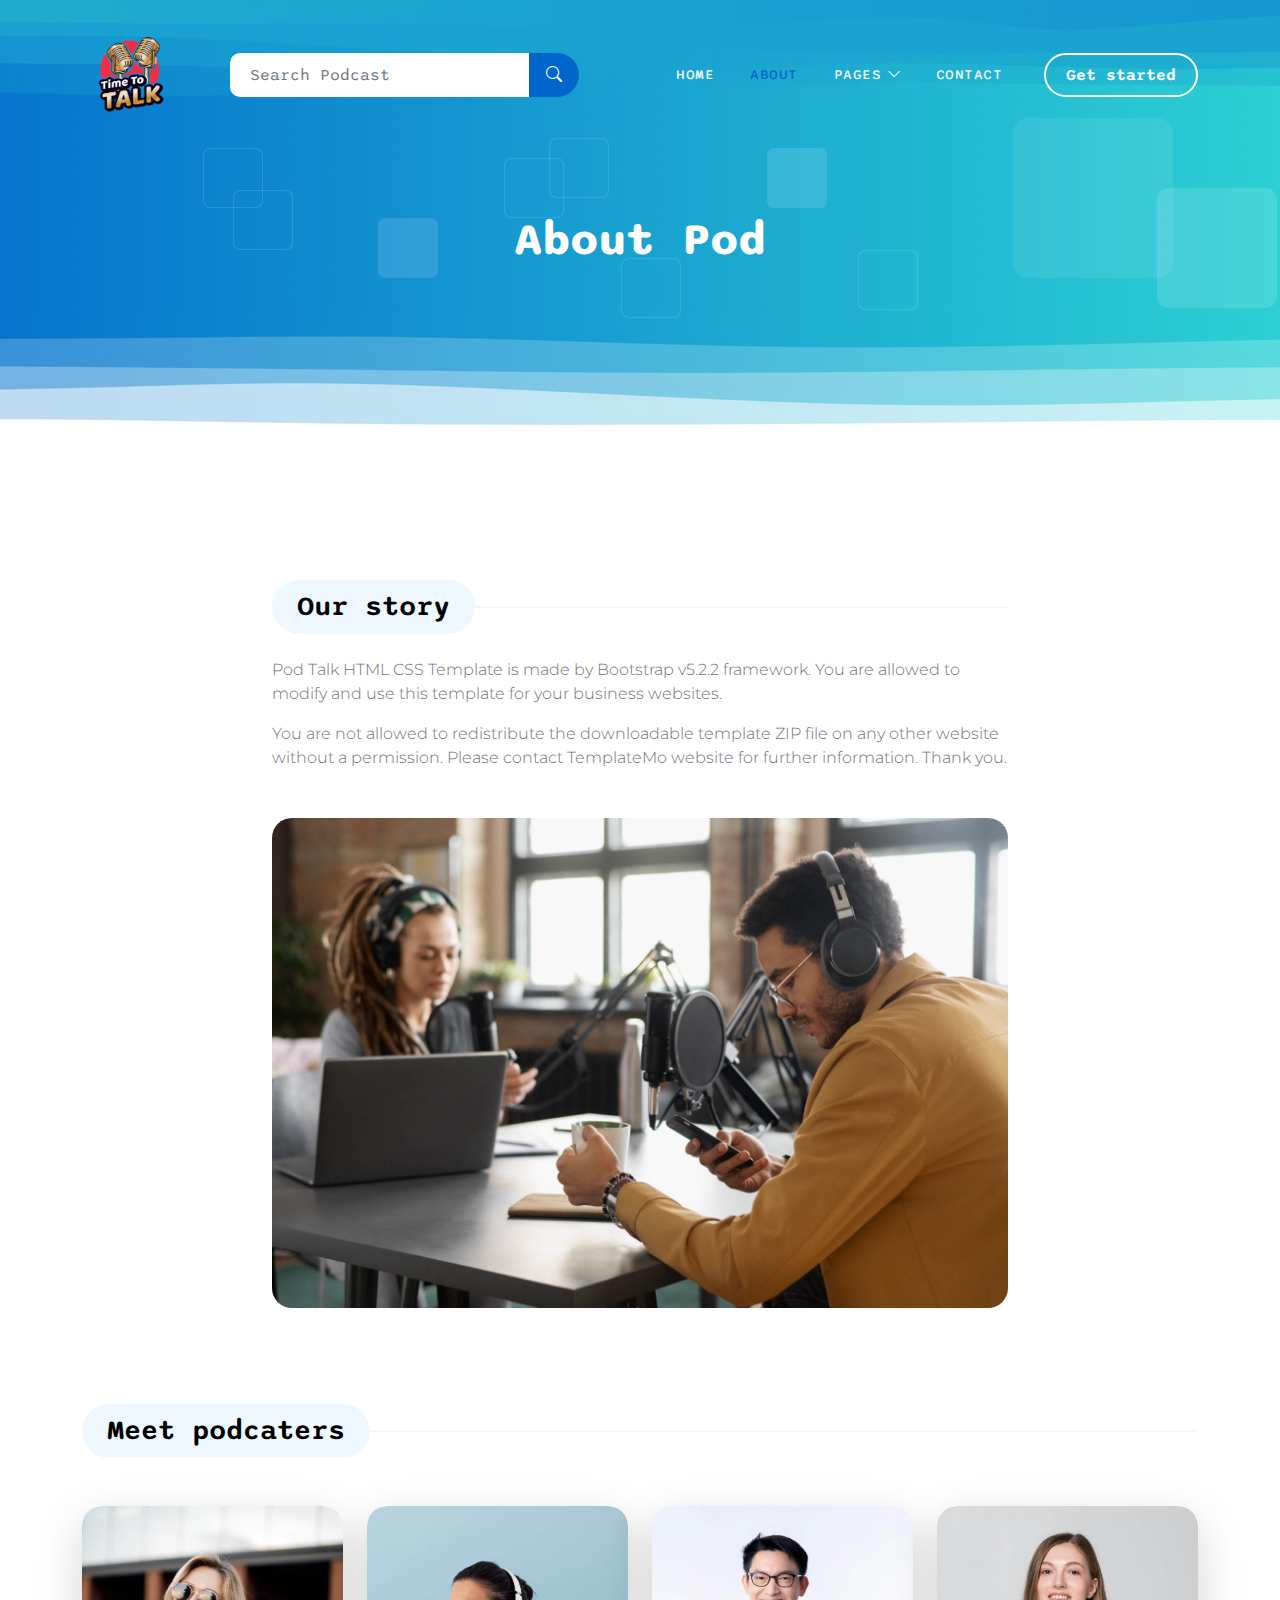
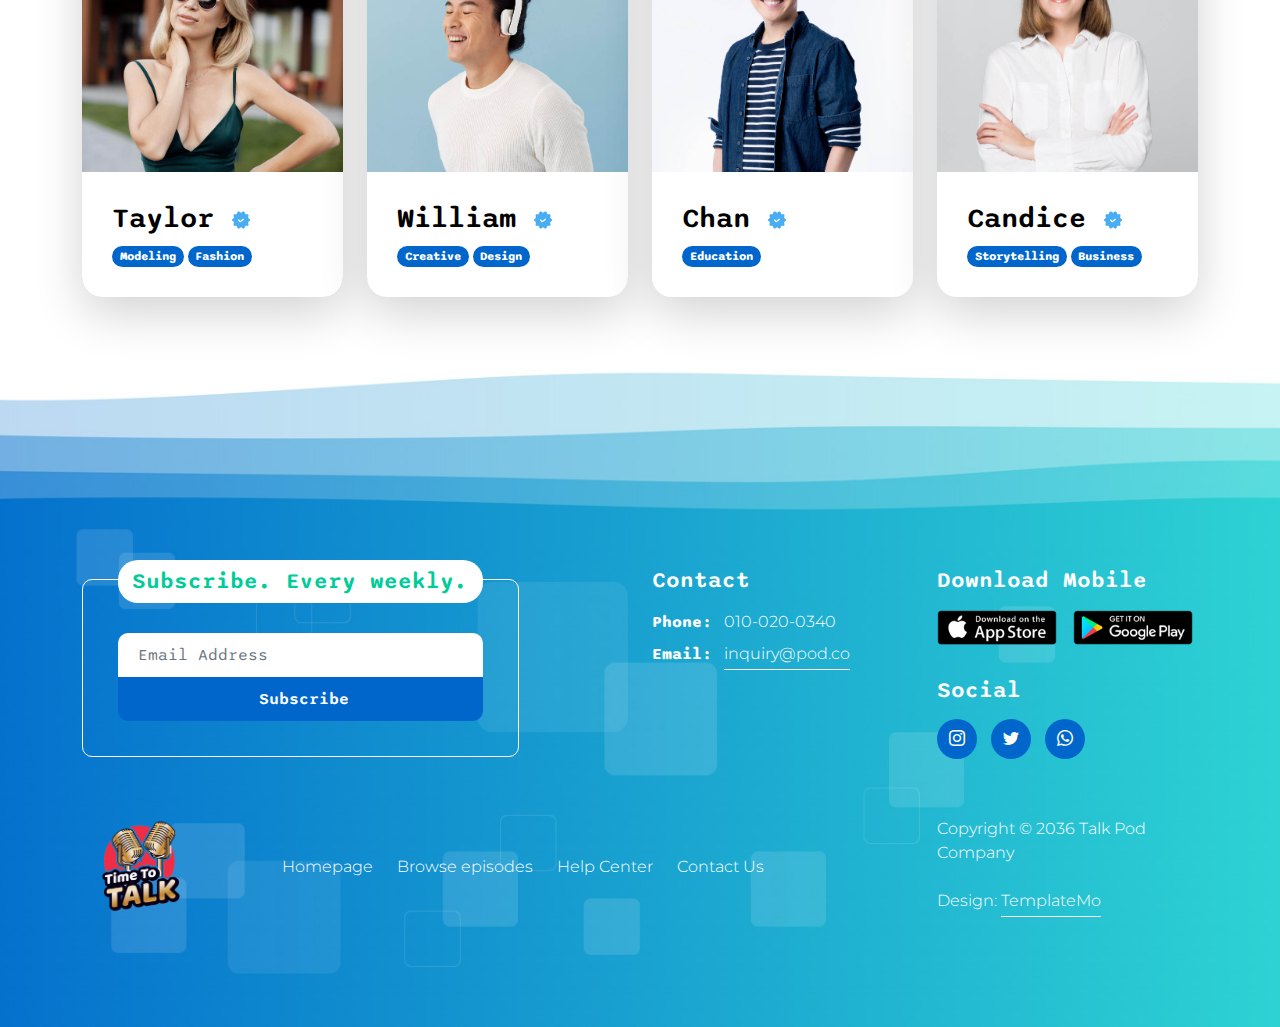
<file: about.html>
<!doctype html>
<html lang="en">
    <head>
        <meta charset="utf-8">
        <meta name="viewport" content="width=device-width, initial-scale=1">

        <meta name="description" content="">
        <meta name="author" content="">

        <title>Pod Talk - About Page</title>

        <!-- CSS FILES -->        
        <link rel="preconnect" href="https://fonts.googleapis.com">
        
        <link rel="preconnect" href="https://fonts.gstatic.com" crossorigin>

        <link href="https://fonts.googleapis.com/css2?family=Montserrat:wght@300;400&family=Sono:wght@200;300;400;500;700&display=swap" rel="stylesheet">
                        
        <link rel="stylesheet" href="css/bootstrap.min.css">

        <link rel="stylesheet" href="css/bootstrap-icons.css">

        <link rel="stylesheet" href="css/owl.carousel.min.css">
        
        <link rel="stylesheet" href="css/owl.theme.default.min.css">

        <link href="css/templatemo-pod-talk.css" rel="stylesheet">
<!--

TemplateMo 584 Pod Talk

https://templatemo.com/tm-584-pod-talk

-->
    </head>
    
    <body>

        <main>

            <nav class="navbar navbar-expand-lg">
                <div class="container">
                    <a class="navbar-brand me-lg-5 me-0" href="index.html">
                        <img src="images/pod-talk-logo.png" class="logo-image img-fluid" alt="templatemo pod talk">
                    </a>

                    <form action="#" method="get" class="custom-form search-form flex-fill me-3" role="search">
                        <div class="input-group input-group-lg">    
                            <input name="search" type="search" class="form-control" id="search" placeholder="Search Podcast" aria-label="Search">

                            <button type="submit" class="form-control" id="submit">
                                <i class="bi-search"></i>
                            </button>
                        </div>
                    </form>
    
                    <button class="navbar-toggler" type="button" data-bs-toggle="collapse" data-bs-target="#navbarNav" aria-controls="navbarNav" aria-expanded="false" aria-label="Toggle navigation">
                        <span class="navbar-toggler-icon"></span>
                    </button>
    
                    <div class="collapse navbar-collapse" id="navbarNav">
                        <ul class="navbar-nav ms-lg-auto">
                            <li class="nav-item">
                                <a class="nav-link" href="index.html">Home</a>
                            </li>

                            <li class="nav-item">
                                <a class="nav-link active" href="about.html">About</a>
                            </li>

                            <li class="nav-item dropdown">
                                <a class="nav-link dropdown-toggle" href="#" id="navbarLightDropdownMenuLink" role="button" data-bs-toggle="dropdown" aria-expanded="false">Pages</a>

                                <ul class="dropdown-menu dropdown-menu-light" aria-labelledby="navbarLightDropdownMenuLink">
                                    <li><a class="dropdown-item" href="listing-page.html">Listing Page</a></li>

                                    <li><a class="dropdown-item" href="detail-page.html">Detail Page</a></li>
                                </ul>
                            </li>
    
                            <li class="nav-item">
                                <a class="nav-link" href="contact.html">Contact</a>
                            </li>
                        </ul>

                        <div class="ms-4">
                            <a href="#section_2" class="btn custom-btn custom-border-btn smoothscroll">Get started</a>
                        </div>
                    </div>
                </div>
            </nav>


            <header class="site-header d-flex flex-column justify-content-center align-items-center">
                <div class="container">
                    <div class="row">

                        <div class="col-lg-12 col-12 text-center">

                            <h2 class="mb-0">About Pod</h2>
                        </div>

                    </div>
                </div>
            </header>
            

            <section class="about-section section-padding" id="section_2">
                <div class="container">
                    <div class="row">

                        <div class="col-lg-8 col-12 mx-auto">
                            <div class="pb-5 mb-5">
                                <div class="section-title-wrap mb-4">
                                    <h4 class="section-title">Our story</h4>
                                </div>

                                <p>Pod Talk HTML CSS Template is made by Bootstrap v5.2.2 framework. You are allowed to modify and use this template for your business websites.</p>

                                <p>You are not allowed to redistribute the downloadable template ZIP file on any other website without a permission. Please contact TemplateMo website for further information. Thank you.</p>

                                <img src="images/medium-shot-young-people-recording-podcast.jpg" class="about-image mt-5 img-fluid" alt="">
                            </div>
                        </div>

                        <div class="col-lg-12 col-12">
                            <div class="section-title-wrap mb-5">
                                <h4 class="section-title">Meet podcaters</h4>
                            </div>
                        </div>
                        
                        <div class="col-lg-3 col-md-6 col-12 mb-4 mb-lg-0">
                            <div class="team-thumb bg-white shadow-lg">
                                <img src="images/profile/cute-smiling-woman-outdoor-portrait.jpg" class="about-image img-fluid" alt="">

                                <div class="team-info">
                                    <h4 class="mb-2">
                                        Taylor
                                        <img src="images/verified.png" class="verified-image img-fluid" alt="">
                                    </h4>

                                    <span class="badge">Modeling</span>

                                    <span class="badge">Fashion</span>
                                </div>

                                <div class="social-share">
                                        <ul class="social-icon">
                                            <li class="social-icon-item">
                                                <a href="#" class="social-icon-link bi-twitter"></a>
                                            </li>

                                            <li class="social-icon-item">
                                                <a href="#" class="social-icon-link bi-facebook"></a>
                                            </li>

                                            <li class="social-icon-item">
                                                <a href="#" class="social-icon-link bi-pinterest"></a>
                                            </li>
                                        </ul>
                                    </div>
                            </div>
                        </div>

                        <div class="col-lg-3 col-md-6 col-12 mb-4 mb-lg-0">
                            <div class="team-thumb bg-white shadow-lg">
                                <img src="images/profile/handsome-asian-man-listening-music-through-headphones.jpg" class="about-image img-fluid" alt="">

                                <div class="team-info">
                                    <h4 class="mb-2">
                                        William
                                        <img src="images/verified.png" class="verified-image img-fluid" alt="">
                                    </h4>

                                    <span class="badge">Creative</span>

                                    <span class="badge">Design</span>
                                </div>

                                <div class="social-share">
                                    <ul class="social-icon">
                                        <li class="social-icon-item">
                                            <a href="#" class="social-icon-link bi-twitter"></a>
                                        </li>

                                        <li class="social-icon-item">
                                            <a href="#" class="social-icon-link bi-facebook"></a>
                                        </li>

                                        <li class="social-icon-item">
                                            <a href="#" class="social-icon-link bi-pinterest"></a>
                                        </li>
                                    </ul>
                                </div>
                            </div>
                        </div>

                        <div class="col-lg-3 col-md-6 col-12 mb-4 mb-lg-0 mb-md-0">
                            <div class="team-thumb bg-white shadow-lg">
                                <img src="images/profile/smart-attractive-asian-glasses-male-standing-smile-with-freshness-joyful-casual-blue-shirt-portrait-white-background.jpg" class="about-image img-fluid" alt="">

                                <div class="team-info">
                                    <h4 class="mb-2">
                                        Chan
                                        <img src="images/verified.png" class="verified-image img-fluid" alt="">
                                    </h4>

                                    <span class="badge">Education</span>
                                </div>

                                <div class="social-share">
                                        <ul class="social-icon">
                                            <li class="social-icon-item">
                                                <a href="#" class="social-icon-link bi-linkedin"></a>
                                            </li>

                                            <li class="social-icon-item">
                                                <a href="#" class="social-icon-link bi-whatsapp"></a>
                                            </li>
                                        </ul>
                                    </div>
                            </div>
                        </div>

                        <div class="col-lg-3 col-md-6 col-12">
                            <div class="team-thumb bg-white shadow-lg">
                                <img src="images/profile/smiling-business-woman-with-folded-hands-against-white-wall-toothy-smile-crossed-arms.jpg" class="about-image img-fluid" alt="">

                                <div class="team-info">
                                    <h4 class="mb-2">
                                        Candice
                                        <img src="images/verified.png" class="verified-image img-fluid" alt="">
                                    </h4>

                                    <span class="badge">Storytelling</span>

                                    <span class="badge">Business</span>
                                </div>

                                <div class="social-share">
                                    <ul class="social-icon">
                                        <li class="social-icon-item">
                                            <a href="#" class="social-icon-link bi-twitter"></a>
                                        </li>

                                        <li class="social-icon-item">
                                            <a href="#" class="social-icon-link bi-facebook"></a>
                                        </li>
                                    </ul>
                                </div>
                            </div>
                        </div>

                    </div>
                </div>
            </section>
        </main>


        <footer class="site-footer">
            <div class="container">
                <div class="row">

                    <div class="col-lg-6 col-12 mb-5 mb-lg-0">
                        <div class="subscribe-form-wrap">
                            <h6>Subscribe. Every weekly.</h6>

                            <form class="custom-form subscribe-form" action="#" method="get" role="form">
                                <input type="email" name="subscribe-email" id="subscribe-email" pattern="[^ @]*@[^ @]*" class="form-control" placeholder="Email Address" required="">

                                <div class="col-lg-12 col-12">
                                    <button type="submit" class="form-control" id="submit">Subscribe</button>
                                </div>
                            </form>
                        </div>
                    </div>

                    <div class="col-lg-3 col-md-6 col-12 mb-4 mb-md-0 mb-lg-0">
                        <h6 class="site-footer-title mb-3">Contact</h6>

                        <p class="mb-2"><strong class="d-inline me-2">Phone:</strong> 010-020-0340</p>

                        <p>
                            <strong class="d-inline me-2">Email:</strong>
                            <a href="#">inquiry@pod.co</a> 
                        </p>
                    </div>

                    <div class="col-lg-3 col-md-6 col-12">
                        <h6 class="site-footer-title mb-3">Download Mobile</h6>

                        <div class="site-footer-thumb mb-4 pb-2">
                            <div class="d-flex flex-wrap">
                                <a href="#">
                                    <img src="images/app-store.png" class="me-3 mb-2 mb-lg-0 img-fluid" alt="">
                                </a>

                                <a href="#">
                                    <img src="images/play-store.png" class="img-fluid" alt="">
                                </a>
                            </div>
                        </div>

                        <h6 class="site-footer-title mb-3">Social</h6>

                        <ul class="social-icon">
                            <li class="social-icon-item">
                                <a href="#" class="social-icon-link bi-instagram"></a>
                            </li>

                            <li class="social-icon-item">
                                <a href="#" class="social-icon-link bi-twitter"></a>
                            </li>

                            <li class="social-icon-item">
                                <a href="#" class="social-icon-link bi-whatsapp"></a>
                            </li>
                        </ul>
                    </div>

                </div>
            </div>

            <div class="container pt-5">
                <div class="row align-items-center">

                    <div class="col-lg-2 col-md-3 col-12">
                        <a class="navbar-brand" href="index.html">
                            <img src="images/pod-talk-logo.png" class="logo-image img-fluid" alt="templatemo pod talk">
                        </a>
                    </div>

                    <div class="col-lg-7 col-md-9 col-12">
                        <ul class="site-footer-links">
                            <li class="site-footer-link-item">
                                <a href="#" class="site-footer-link">Homepage</a>
                            </li>

                            <li class="site-footer-link-item">
                                <a href="#" class="site-footer-link">Browse episodes</a>
                            </li>

                            <li class="site-footer-link-item">
                                <a href="#" class="site-footer-link">Help Center</a>
                            </li>

                            <li class="site-footer-link-item">
                                <a href="#" class="site-footer-link">Contact Us</a>
                            </li>
                        </ul>
                    </div>

                    <div class="col-lg-3 col-12">
                        <p class="copyright-text mb-0">Copyright © 2036 Talk Pod Company
                        <br><br>
                        Design: <a rel="nofollow" href="https://templatemo.com/page/1" target="_parent">TemplateMo</a></p>
                    </div>
                </div>
            </div>
        </footer>


        <!-- JAVASCRIPT FILES -->
        <script src="js/jquery.min.js"></script>
        <script src="js/bootstrap.bundle.min.js"></script>
        <script src="js/owl.carousel.min.js"></script>
        <script src="js/custom.js"></script>

    </body>
</html>
</file>
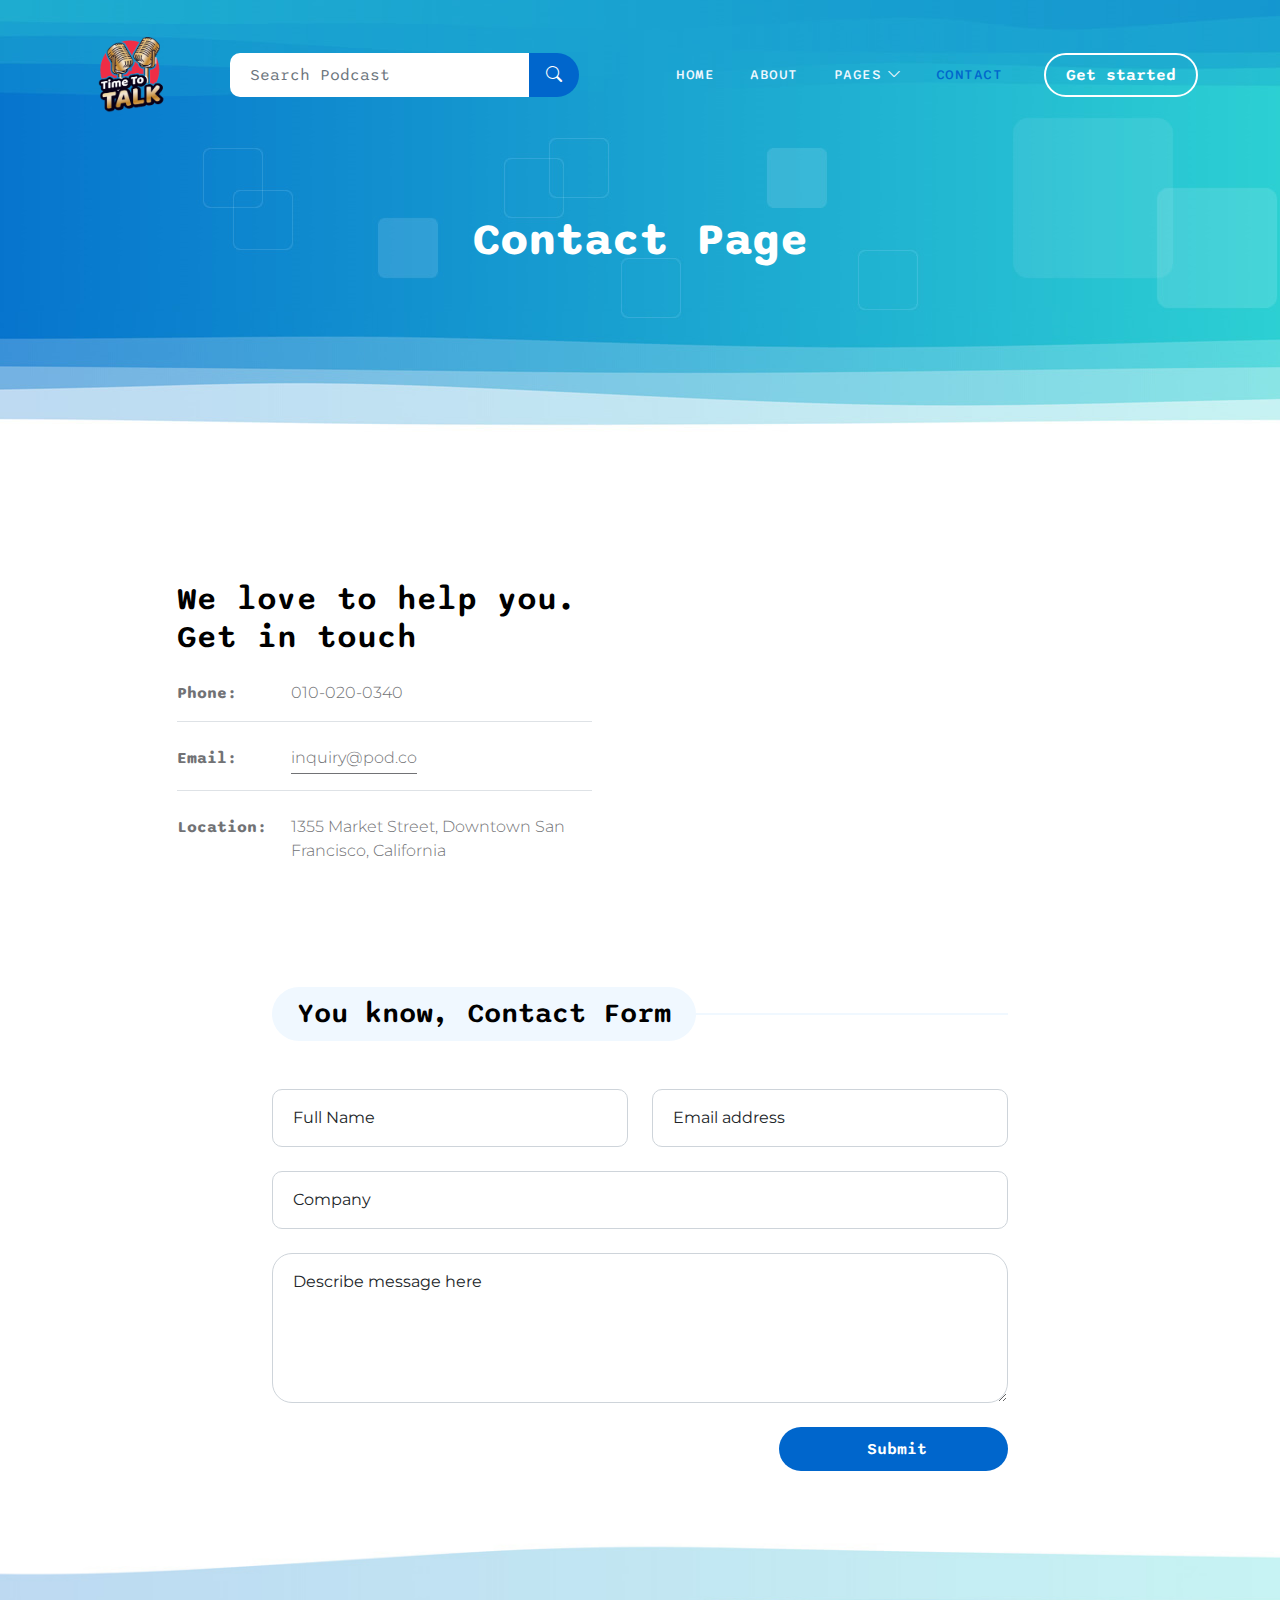
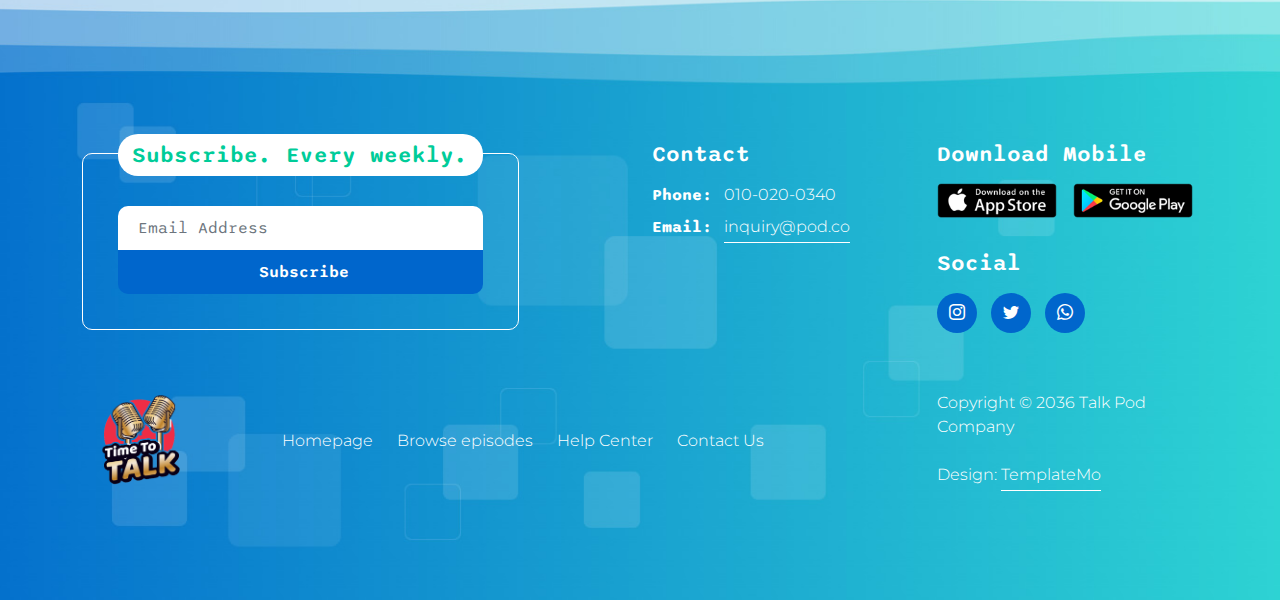
<file: contact.html>
<!doctype html>
<html lang="en">
    <head>
        <meta charset="utf-8">
        <meta name="viewport" content="width=device-width, initial-scale=1">

        <meta name="description" content="">
        <meta name="author" content="">

        <title>Pod Talk - Contact Page</title>

        <!-- CSS FILES -->        
        <link rel="preconnect" href="https://fonts.googleapis.com">
        
        <link rel="preconnect" href="https://fonts.gstatic.com" crossorigin>

        <link href="https://fonts.googleapis.com/css2?family=Montserrat:wght@300;400&family=Sono:wght@200;300;400;500;700&display=swap" rel="stylesheet">
                        
        <link rel="stylesheet" href="css/bootstrap.min.css">

        <link rel="stylesheet" href="css/bootstrap-icons.css">

        <link rel="stylesheet" href="css/owl.carousel.min.css">
        
        <link rel="stylesheet" href="css/owl.theme.default.min.css">

        <link href="css/templatemo-pod-talk.css" rel="stylesheet">
<!--

TemplateMo 584 Pod Talk

https://templatemo.com/tm-584-pod-talk

-->
    </head>
    
    <body>

        <main>

            <nav class="navbar navbar-expand-lg">
                <div class="container">
                    <a class="navbar-brand me-lg-5 me-0" href="index.html">
                        <img src="images/pod-talk-logo.png" class="logo-image img-fluid" alt="templatemo pod talk">
                    </a>

                    <form action="#" method="get" class="custom-form search-form flex-fill me-3" role="search">
                        <div class="input-group input-group-lg">    
                            <input name="search" type="search" class="form-control" id="search" placeholder="Search Podcast" aria-label="Search">

                            <button type="submit" class="form-control" id="submit">
                                <i class="bi-search"></i>
                            </button>
                        </div>
                    </form>
    
                    <button class="navbar-toggler" type="button" data-bs-toggle="collapse" data-bs-target="#navbarNav" aria-controls="navbarNav" aria-expanded="false" aria-label="Toggle navigation">
                        <span class="navbar-toggler-icon"></span>
                    </button>
    
                    <div class="collapse navbar-collapse" id="navbarNav">
                        <ul class="navbar-nav ms-lg-auto">
                            <li class="nav-item">
                                <a class="nav-link" href="index.html">Home</a>
                            </li>

                            <li class="nav-item">
                                <a class="nav-link" href="about.html">About</a>
                            </li>

                            <li class="nav-item dropdown">
                                <a class="nav-link dropdown-toggle" href="#" id="navbarLightDropdownMenuLink" role="button" data-bs-toggle="dropdown" aria-expanded="false">Pages</a>

                                <ul class="dropdown-menu dropdown-menu-light" aria-labelledby="navbarLightDropdownMenuLink">
                                    <li><a class="dropdown-item" href="listing-page.html">Listing Page</a></li>

                                    <li><a class="dropdown-item" href="detail-page.html">Detail Page</a></li>
                                </ul>
                            </li>
    
                            <li class="nav-item">
                                <a class="nav-link active" href="contact.html">Contact</a>
                            </li>
                        </ul>

                        <div class="ms-4">
                            <a href="#section_2" class="btn custom-btn custom-border-btn smoothscroll">Get started</a>
                        </div>
                    </div>
                </div>
            </nav>


            <header class="site-header d-flex flex-column justify-content-center align-items-center">
                <div class="container">
                    <div class="row">

                        <div class="col-lg-12 col-12 text-center">

                            <h2 class="mb-0">Contact Page</h2>
                        </div>

                    </div>
                </div>
            </header>
            

            <section class="section-padding" id="section_2">
                <div class="container">
                    <div class="row justify-content-center">

                        <div class="col-lg-5 col-12 pe-lg-5">
                            <div class="contact-info">
                                <h3 class="mb-4">We love to help you. Get in touch</h3>

                                <p class="d-flex border-bottom pb-3 mb-4">
                                    <strong class="d-inline me-4">Phone:</strong>
                                    <span>010-020-0340</span>
                                </p>

                                <p class="d-flex border-bottom pb-3 mb-4">
                                    <strong class="d-inline me-4">Email:</strong>
                                    <a href="#">inquiry@pod.co</a> 
                                </p>

                                <p class="d-flex">
                                    <strong class="d-inline me-4">Location:</strong>
                                    <span>1355 Market Street, Downtown San Francisco, California</span>
                                </p>
                            </div>
                        </div>

                        <div class="col-lg-5 col-12 mt-5 mt-lg-0">
                            <iframe class="google-map" src="https://www.google.com/maps/embed?pb=!1m18!1m12!1m3!1d3988.819917806043!2d103.84793601429608!3d1.281807962148459!2m3!1f0!2f0!3f0!3m2!1i1024!2i768!4f13.1!3m3!1m2!1s0x31da190c2c94ccb3%3A0x11213560829baa05!2sTwitter!5e0!3m2!1sen!2smy!4v1669212183861!5m2!1sen!2smy" width="100%" height="300" style="border:0;" allowfullscreen="" loading="lazy" referrerpolicy="no-referrer-when-downgrade"></iframe>
                        </div>

                    </div>
                </div>
            </section>

            <section class="contact-section section-padding pt-0">
                <div class="container">
                    <div class="row">

                        <div class="col-lg-8 col-12 mx-auto">
                            <div class="section-title-wrap mb-5">
                                <h4 class="section-title">You know, Contact Form</h4>
                            </div>

                            <form action="#" method="post" class="custom-form contact-form" role="form">
                                <div class="row">
                                    <div class="col-lg-6 col-md-6 col-12">
                                        <div class="form-floating">
                                            <input type="text" name="full-name" id="full-name" class="form-control" placeholder="Full Name" required="">
                                            
                                            <label for="floatingInput">Full Name</label>
                                        </div>
                                    </div>

                                    <div class="col-lg-6 col-md-6 col-12"> 
                                        <div class="form-floating">
                                            <input type="email" name="email" id="email" pattern="[^ @]*@[^ @]*" class="form-control" placeholder="Email address" required="">
                                            
                                            <label for="floatingInput">Email address</label>
                                        </div>
                                    </div>

                                    <div class="col-lg-12 col-12">
                                        <div class="form-floating">
                                            <input type="text" name="company" id="name" class="form-control" placeholder="Name" required="">
                                            
                                            <label for="floatingInput">Company</label>
                                        </div>

                                        <div class="form-floating">
                                            <textarea class="form-control" id="message" name="message" placeholder="Describe message here"></textarea>
                                            
                                            <label for="floatingTextarea">Describe message here</label>
                                        </div>
                                    </div>

                                    <div class="col-lg-4 col-12 ms-auto">
                                        <button type="submit" class="form-control">Submit</button>
                                    </div>

                                </div>
                            </form>
                        </div>

                    </div>
                </div>
            </section>
        </main>


        <footer class="site-footer">
            <div class="container">
                <div class="row">

                    <div class="col-lg-6 col-12 mb-5 mb-lg-0">
                        <div class="subscribe-form-wrap">
                            <h6>Subscribe. Every weekly.</h6>

                            <form class="custom-form subscribe-form" action="#" method="get" role="form">
                                <input type="email" name="subscribe-email" id="subscribe-email" pattern="[^ @]*@[^ @]*" class="form-control" placeholder="Email Address" required="">

                                <div class="col-lg-12 col-12">
                                    <button type="submit" class="form-control" id="submit">Subscribe</button>
                                </div>
                            </form>
                        </div>
                    </div>

                    <div class="col-lg-3 col-md-6 col-12 mb-4 mb-md-0 mb-lg-0">
                        <h6 class="site-footer-title mb-3">Contact</h6>

                        <p class="mb-2"><strong class="d-inline me-2">Phone:</strong> 010-020-0340</p>

                        <p>
                            <strong class="d-inline me-2">Email:</strong>
                            <a href="#">inquiry@pod.co</a> 
                        </p>
                    </div>

                    <div class="col-lg-3 col-md-6 col-12">
                        <h6 class="site-footer-title mb-3">Download Mobile</h6>

                        <div class="site-footer-thumb mb-4 pb-2">
                            <div class="d-flex flex-wrap">
                                <a href="#">
                                    <img src="images/app-store.png" class="me-3 mb-2 mb-lg-0 img-fluid" alt="">
                                </a>

                                <a href="#">
                                    <img src="images/play-store.png" class="img-fluid" alt="">
                                </a>
                            </div>
                        </div>

                        <h6 class="site-footer-title mb-3">Social</h6>

                        <ul class="social-icon">
                            <li class="social-icon-item">
                                <a href="#" class="social-icon-link bi-instagram"></a>
                            </li>

                            <li class="social-icon-item">
                                <a href="#" class="social-icon-link bi-twitter"></a>
                            </li>

                            <li class="social-icon-item">
                                <a href="#" class="social-icon-link bi-whatsapp"></a>
                            </li>
                        </ul>
                    </div>

                </div>
            </div>

            <div class="container pt-5">
                <div class="row align-items-center">

                    <div class="col-lg-2 col-md-3 col-12">
                        <a class="navbar-brand" href="index.html">
                            <img src="images/pod-talk-logo.png" class="logo-image img-fluid" alt="templatemo pod talk">
                        </a>
                    </div>

                    <div class="col-lg-7 col-md-9 col-12">
                        <ul class="site-footer-links">
                            <li class="site-footer-link-item">
                                <a href="#" class="site-footer-link">Homepage</a>
                            </li>

                            <li class="site-footer-link-item">
                                <a href="#" class="site-footer-link">Browse episodes</a>
                            </li>

                            <li class="site-footer-link-item">
                                <a href="#" class="site-footer-link">Help Center</a>
                            </li>

                            <li class="site-footer-link-item">
                                <a href="#" class="site-footer-link">Contact Us</a>
                            </li>
                        </ul>
                    </div>

                    <div class="col-lg-3 col-12">
                        <p class="copyright-text mb-0">Copyright © 2036 Talk Pod Company
                        <br><br>
                        Design: <a rel="nofollow" href="https://templatemo.com/page/1" target="_parent">TemplateMo</a></p>
                    </div>
                </div>
            </div>
        </footer>

        <!-- JAVASCRIPT FILES -->
        <script src="js/jquery.min.js"></script>
        <script src="js/bootstrap.bundle.min.js"></script>
        <script src="js/owl.carousel.min.js"></script>
        <script src="js/custom.js"></script>

    </body>
</html>
</file>
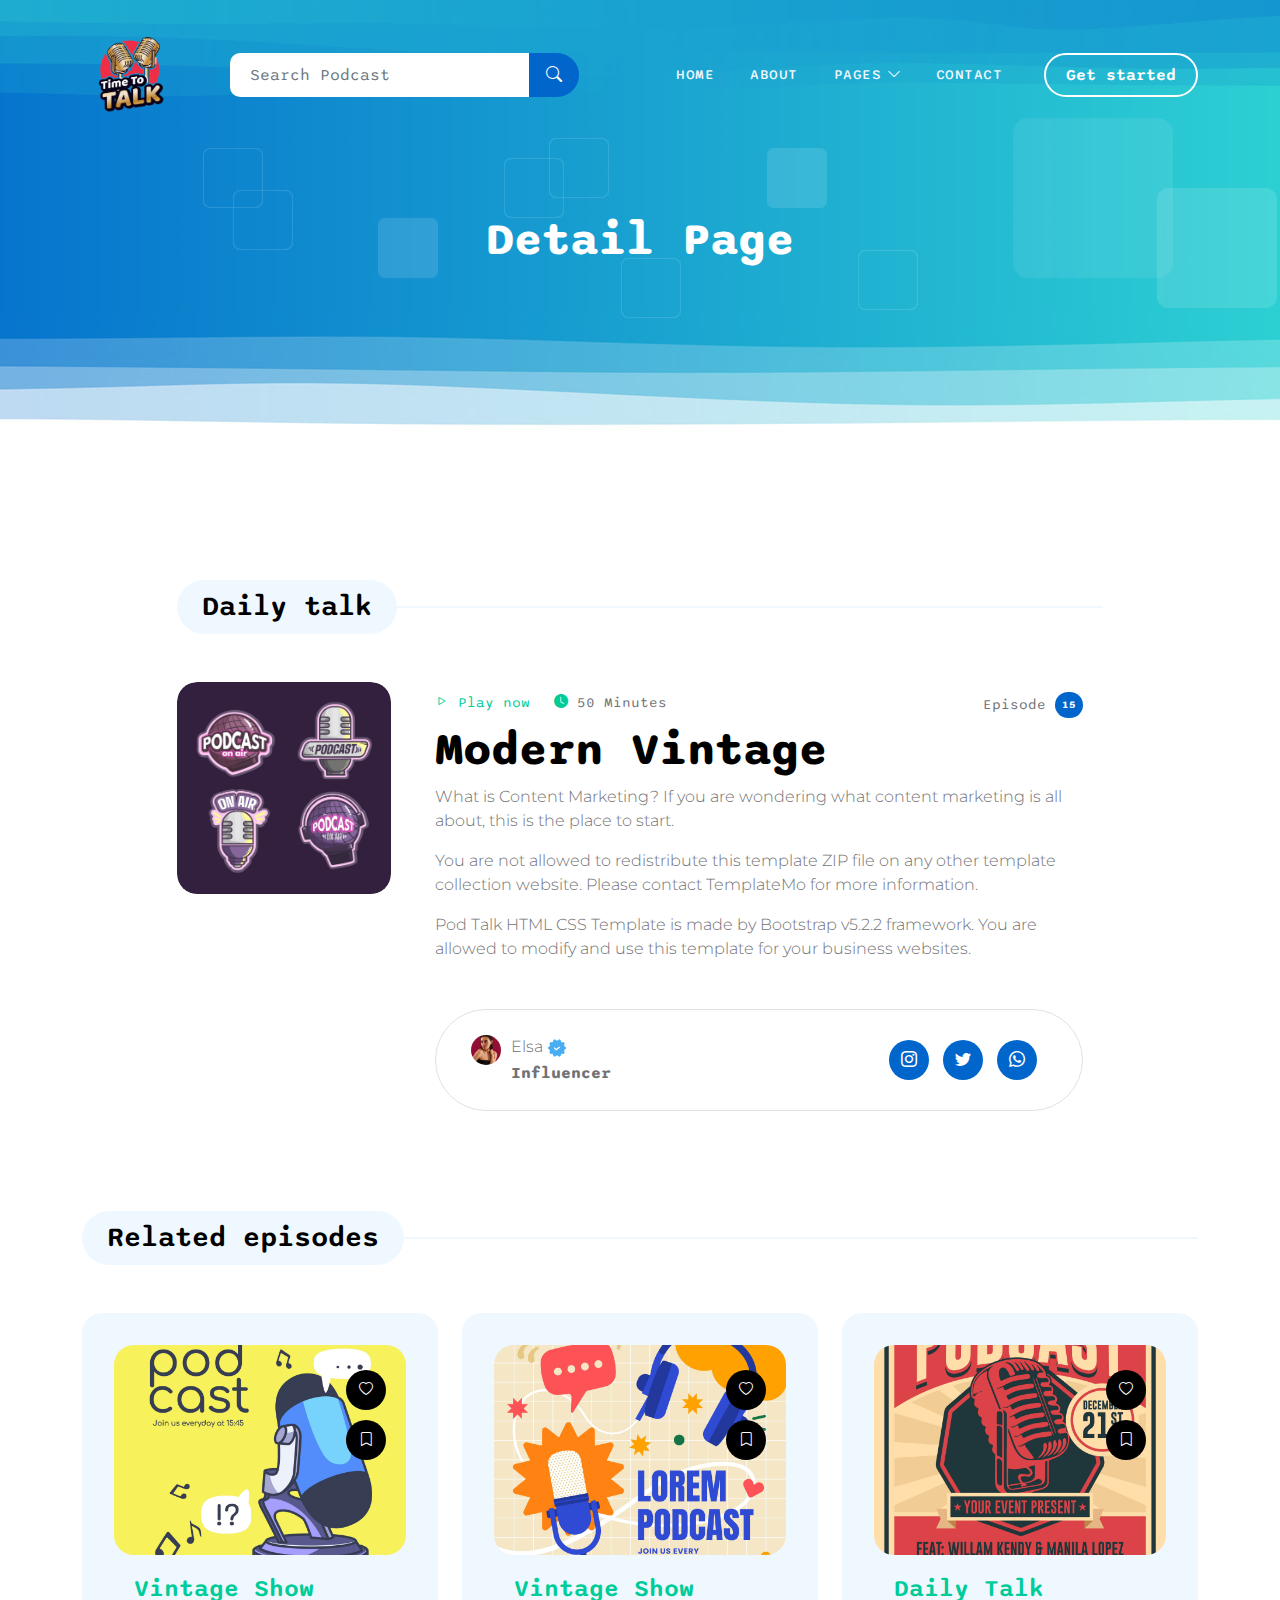
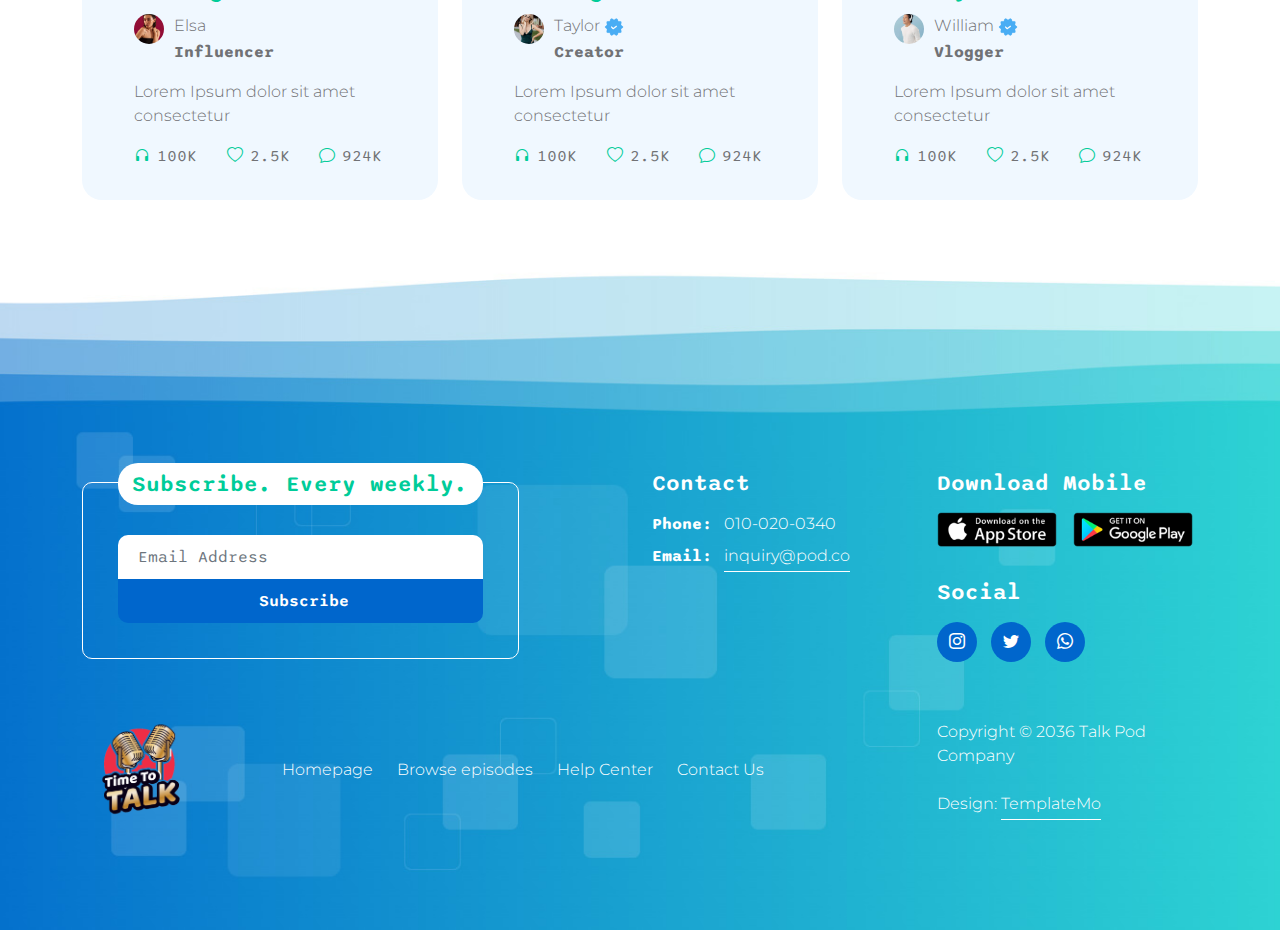
<file: detail-page.html>
<!doctype html>
<html lang="en">
    <head>
        <meta charset="utf-8">
        <meta name="viewport" content="width=device-width, initial-scale=1">

        <meta name="description" content="">
        <meta name="author" content="">

        <title>Pod Talk Free CSS Template by TemplateMo</title>

        <!-- CSS FILES -->        
        <link rel="preconnect" href="https://fonts.googleapis.com">
        
        <link rel="preconnect" href="https://fonts.gstatic.com" crossorigin>

        <link href="https://fonts.googleapis.com/css2?family=Montserrat:wght@300;400&family=Sono:wght@200;300;400;500;700&display=swap" rel="stylesheet">
                        
        <link rel="stylesheet" href="css/bootstrap.min.css">

        <link rel="stylesheet" href="css/bootstrap-icons.css">

        <link rel="stylesheet" href="css/owl.carousel.min.css">
        
        <link rel="stylesheet" href="css/owl.theme.default.min.css">

        <link href="css/templatemo-pod-talk.css" rel="stylesheet">
<!--

TemplateMo 584 Pod Talk

https://templatemo.com/tm-584-pod-talk

-->
    </head>
    
    <body>

        <main>

            <nav class="navbar navbar-expand-lg">
                <div class="container">
                    <a class="navbar-brand me-lg-5 me-0" href="index.html">
                        <img src="images/pod-talk-logo.png" class="logo-image img-fluid" alt="templatemo pod talk">
                    </a>

                    <form action="#" method="get" class="custom-form search-form flex-fill me-3" role="search">
                        <div class="input-group input-group-lg">    
                            <input name="search" type="search" class="form-control" id="search" placeholder="Search Podcast" aria-label="Search">

                            <button type="submit" class="form-control" id="submit">
                                <i class="bi-search"></i>
                            </button>
                        </div>
                    </form>
    
                    <button class="navbar-toggler" type="button" data-bs-toggle="collapse" data-bs-target="#navbarNav" aria-controls="navbarNav" aria-expanded="false" aria-label="Toggle navigation">
                        <span class="navbar-toggler-icon"></span>
                    </button>
    
                    <div class="collapse navbar-collapse" id="navbarNav">
                        <ul class="navbar-nav ms-lg-auto">
                            <li class="nav-item">
                                <a class="nav-link" href="index.html">Home</a>
                            </li>

                            <li class="nav-item">
                                <a class="nav-link" href="about.html">About</a>
                            </li>

                            <li class="nav-item dropdown">
                                <a class="nav-link dropdown-toggle" href="#" id="navbarLightDropdownMenuLink" role="button" data-bs-toggle="dropdown" aria-expanded="false">Pages</a>

                                <ul class="dropdown-menu dropdown-menu-light" aria-labelledby="navbarLightDropdownMenuLink">
                                    <li><a class="dropdown-item" href="listing-page.html">Listing Page</a></li>

                                    <li><a class="dropdown-item active" href="detail-page.html">Detail Page</a></li>
                                </ul>
                            </li>
    
                            <li class="nav-item">
                                <a class="nav-link" href="contact.html">Contact</a>
                            </li>
                        </ul>

                        <div class="ms-4">
                            <a href="#section_2" class="btn custom-btn custom-border-btn smoothscroll">Get started</a>
                        </div>
                    </div>
                </div>
            </nav>
            

             <header class="site-header d-flex flex-column justify-content-center align-items-center">
                <div class="container">
                    <div class="row">

                        <div class="col-lg-12 col-12 text-center">

                            <h2 class="mb-0">Detail Page</h2>
                        </div>

                    </div>
                </div>
            </header>


            <section class="latest-podcast-section section-padding pb-0" id="section_2">
                <div class="container">
                    <div class="row justify-content-center">

                        <div class="col-lg-10 col-12">
                            <div class="section-title-wrap mb-5">
                                <h4 class="section-title">Daily talk</h4>
                            </div>

                            <div class="row">
                                <div class="col-lg-3 col-12">
                                    <div class="custom-block-icon-wrap">
                                        <div class="custom-block-image-wrap custom-block-image-detail-page">
                                            <img src="images/podcast/11683425_4790593.jpg" class="custom-block-image img-fluid" alt="">
                                        </div>
                                    </div>
                                </div>

                                <div class="col-lg-9 col-12">
                                    <div class="custom-block-info">
                                        <div class="custom-block-top d-flex mb-1">
                                            <small class="me-4">
                                                <a href="#">
                                                    <i class="bi-play"></i>
                                                    Play now
                                                </a>
                                            </small>

                                            <small>
                                                <i class="bi-clock-fill custom-icon"></i>
                                                50 Minutes
                                            </small>

                                            <small class="ms-auto">Episode <span class="badge">15</span></small>
                                        </div>

                                        <h2 class="mb-2">Modern Vintage</h2>

                                        <p>What is Content Marketing? If you are wondering what content marketing is all about, this is the place to start.</p>

                                        <p>You are not allowed to redistribute this template ZIP file on any other template collection website. Please contact TemplateMo for more information.</p>

                                        <p>Pod Talk HTML CSS Template is made by Bootstrap v5.2.2 framework. You are allowed to modify and use this template for your business websites.</p>

                                        <div class="profile-block profile-detail-block d-flex flex-wrap align-items-center mt-5">
                                            <div class="d-flex mb-3 mb-lg-0 mb-md-0">
                                                <img src="images/profile/woman-posing-black-dress-medium-shot.jpg" class="profile-block-image img-fluid" alt="">

                                                <p>
                                                    Elsa
                                                    <img src="images/verified.png" class="verified-image img-fluid" alt="">
                                                    <strong>Influencer</strong>
                                                </p>
                                            </div>

                                            <ul class="social-icon ms-lg-auto ms-md-auto">
                                                <li class="social-icon-item">
                                                    <a href="#" class="social-icon-link bi-instagram"></a>
                                                </li>

                                                <li class="social-icon-item">
                                                    <a href="#" class="social-icon-link bi-twitter"></a>
                                                </li>

                                                <li class="social-icon-item">
                                                    <a href="#" class="social-icon-link bi-whatsapp"></a>
                                                </li>
                                            </ul>
                                        </div>
                                    </div>
                                </div>
                            </div>
                        </div>

                    </div>
                </div>
            </section>


            <section class="related-podcast-section section-padding">
                <div class="container">
                    <div class="row">

                        <div class="col-lg-12 col-12">
                            <div class="section-title-wrap mb-5">
                                <h4 class="section-title">Related episodes</h4>
                            </div>
                        </div>

                        <div class="col-lg-4 col-12 mb-4 mb-lg-0">
                            <div class="custom-block custom-block-full">
                                <div class="custom-block-image-wrap">
                                    <a href="detail-page.html">
                                        <img src="images/podcast/27376480_7326766.jpg" class="custom-block-image img-fluid" alt="">
                                    </a>
                                </div>

                                <div class="custom-block-info">
                                    <h5 class="mb-2">
                                        <a href="detail-page.html">
                                            Vintage Show
                                        </a>
                                    </h5>

                                    <div class="profile-block d-flex">
                                        <img src="images/profile/woman-posing-black-dress-medium-shot.jpg" class="profile-block-image img-fluid" alt="">

                                        <p>Elsa
                                            <strong>Influencer</strong></p>
                                    </div>

                                    <p class="mb-0">Lorem Ipsum dolor sit amet consectetur</p>

                                    <div class="custom-block-bottom d-flex justify-content-between mt-3">
                                        <a href="#" class="bi-headphones me-1">
                                            <span>100k</span>
                                        </a>

                                        <a href="#" class="bi-heart me-1">
                                            <span>2.5k</span>
                                        </a>

                                        <a href="#" class="bi-chat me-1">
                                            <span>924k</span>
                                        </a>
                                    </div>
                                </div>

                                <div class="social-share d-flex flex-column ms-auto">
                                    <a href="#" class="badge ms-auto">
                                        <i class="bi-heart"></i>
                                    </a>

                                    <a href="#" class="badge ms-auto">
                                        <i class="bi-bookmark"></i>
                                    </a>
                                </div>
                            </div>
                        </div>

                        <div class="col-lg-4 col-12 mb-4 mb-lg-0">
                            <div class="custom-block custom-block-full">
                                <div class="custom-block-image-wrap">
                                    <a href="detail-page.html">
                                        <img src="images/podcast/27670664_7369753.jpg" class="custom-block-image img-fluid" alt="">
                                    </a>
                                </div>

                                <div class="custom-block-info">
                                    <h5 class="mb-2">
                                        <a href="detail-page.html">
                                            Vintage Show
                                        </a>
                                    </h5>

                                    <div class="profile-block d-flex">
                                        <img src="images/profile/cute-smiling-woman-outdoor-portrait.jpg" class="profile-block-image img-fluid" alt="">

                                        <p>
                                            Taylor
                                            <img src="images/verified.png" class="verified-image img-fluid" alt="">
                                            <strong>Creator</strong>
                                        </p>
                                    </div>

                                    <p class="mb-0">Lorem Ipsum dolor sit amet consectetur</p>

                                    <div class="custom-block-bottom d-flex justify-content-between mt-3">
                                        <a href="#" class="bi-headphones me-1">
                                            <span>100k</span>
                                        </a>

                                        <a href="#" class="bi-heart me-1">
                                            <span>2.5k</span>
                                        </a>

                                        <a href="#" class="bi-chat me-1">
                                            <span>924k</span>
                                        </a>
                                    </div>
                                </div>

                                <div class="social-share d-flex flex-column ms-auto">
                                    <a href="#" class="badge ms-auto">
                                        <i class="bi-heart"></i>
                                    </a>

                                    <a href="#" class="badge ms-auto">
                                        <i class="bi-bookmark"></i>
                                    </a>
                                </div>
                            </div>
                        </div>

                        <div class="col-lg-4 col-12">
                            <div class="custom-block custom-block-full">
                                <div class="custom-block-image-wrap">
                                    <a href="detail-page.html">
                                        <img src="images/podcast/12577967_02.jpg" class="custom-block-image img-fluid" alt="">
                                    </a>
                                </div>

                                <div class="custom-block-info">
                                    <h5 class="mb-2">
                                        <a href="detail-page.html">
                                            Daily Talk
                                        </a>
                                    </h5>

                                    <div class="profile-block d-flex">
                                        <img src="images/profile/handsome-asian-man-listening-music-through-headphones.jpg" class="profile-block-image img-fluid" alt="">

                                        <p>
                                            William
                                            <img src="images/verified.png" class="verified-image img-fluid" alt="">
                                            <strong>Vlogger</strong></p>
                                    </div>

                                    <p class="mb-0">Lorem Ipsum dolor sit amet consectetur</p>

                                    <div class="custom-block-bottom d-flex justify-content-between mt-3">
                                        <a href="#" class="bi-headphones me-1">
                                            <span>100k</span>
                                        </a>

                                        <a href="#" class="bi-heart me-1">
                                            <span>2.5k</span>
                                        </a>

                                        <a href="#" class="bi-chat me-1">
                                            <span>924k</span>
                                        </a>
                                    </div>
                                </div>

                                <div class="social-share d-flex flex-column ms-auto">
                                    <a href="#" class="badge ms-auto">
                                        <i class="bi-heart"></i>
                                    </a>

                                    <a href="#" class="badge ms-auto">
                                        <i class="bi-bookmark"></i>
                                    </a>
                                </div>
                            </div>
                        </div>

                    </div>
                </div>
            </section>
        </main>


        <footer class="site-footer">
            <div class="container">
                <div class="row">

                    <div class="col-lg-6 col-12 mb-5 mb-lg-0">
                        <div class="subscribe-form-wrap">
                            <h6>Subscribe. Every weekly.</h6>

                            <form class="custom-form subscribe-form" action="#" method="get" role="form">
                                <input type="email" name="subscribe-email" id="subscribe-email" pattern="[^ @]*@[^ @]*" class="form-control" placeholder="Email Address" required="">

                                <div class="col-lg-12 col-12">
                                    <button type="submit" class="form-control" id="submit">Subscribe</button>
                                </div>
                            </form>
                        </div>
                    </div>

                    <div class="col-lg-3 col-md-6 col-12 mb-4 mb-md-0 mb-lg-0">
                        <h6 class="site-footer-title mb-3">Contact</h6>

                        <p class="mb-2"><strong class="d-inline me-2">Phone:</strong> 010-020-0340</p>

                        <p>
                            <strong class="d-inline me-2">Email:</strong>
                            <a href="#">inquiry@pod.co</a> 
                        </p>
                    </div>

                    <div class="col-lg-3 col-md-6 col-12">
                        <h6 class="site-footer-title mb-3">Download Mobile</h6>

                        <div class="site-footer-thumb mb-4 pb-2">
                            <div class="d-flex flex-wrap">
                                <a href="#">
                                    <img src="images/app-store.png" class="me-3 mb-2 mb-lg-0 img-fluid" alt="">
                                </a>

                                <a href="#">
                                    <img src="images/play-store.png" class="img-fluid" alt="">
                                </a>
                            </div>
                        </div>

                        <h6 class="site-footer-title mb-3">Social</h6>

                        <ul class="social-icon">
                            <li class="social-icon-item">
                                <a href="#" class="social-icon-link bi-instagram"></a>
                            </li>

                            <li class="social-icon-item">
                                <a href="#" class="social-icon-link bi-twitter"></a>
                            </li>

                            <li class="social-icon-item">
                                <a href="#" class="social-icon-link bi-whatsapp"></a>
                            </li>
                        </ul>
                    </div>

                </div>
            </div>

            <div class="container pt-5">
                <div class="row align-items-center">

                    <div class="col-lg-2 col-md-3 col-12">
                        <a class="navbar-brand" href="index.html">
                            <img src="images/pod-talk-logo.png" class="logo-image img-fluid" alt="templatemo pod talk">
                        </a>
                    </div>

                    <div class="col-lg-7 col-md-9 col-12">
                        <ul class="site-footer-links">
                            <li class="site-footer-link-item">
                                <a href="#" class="site-footer-link">Homepage</a>
                            </li>

                            <li class="site-footer-link-item">
                                <a href="#" class="site-footer-link">Browse episodes</a>
                            </li>

                            <li class="site-footer-link-item">
                                <a href="#" class="site-footer-link">Help Center</a>
                            </li>

                            <li class="site-footer-link-item">
                                <a href="#" class="site-footer-link">Contact Us</a>
                            </li>
                        </ul>
                    </div>

                    <div class="col-lg-3 col-12">
                        <p class="copyright-text mb-0">Copyright © 2036 Talk Pod Company
                        <br><br>
                        Design: <a rel="nofollow" href="https://templatemo.com/page/1" target="_parent">TemplateMo</a></p>
                    </div>
                </div>
            </div>
        </footer>


        <!-- JAVASCRIPT FILES -->
        <script src="js/jquery.min.js"></script>
        <script src="js/bootstrap.bundle.min.js"></script>
        <script src="js/owl.carousel.min.js"></script>
        <script src="js/custom.js"></script>

    </body>
</html>
</file>
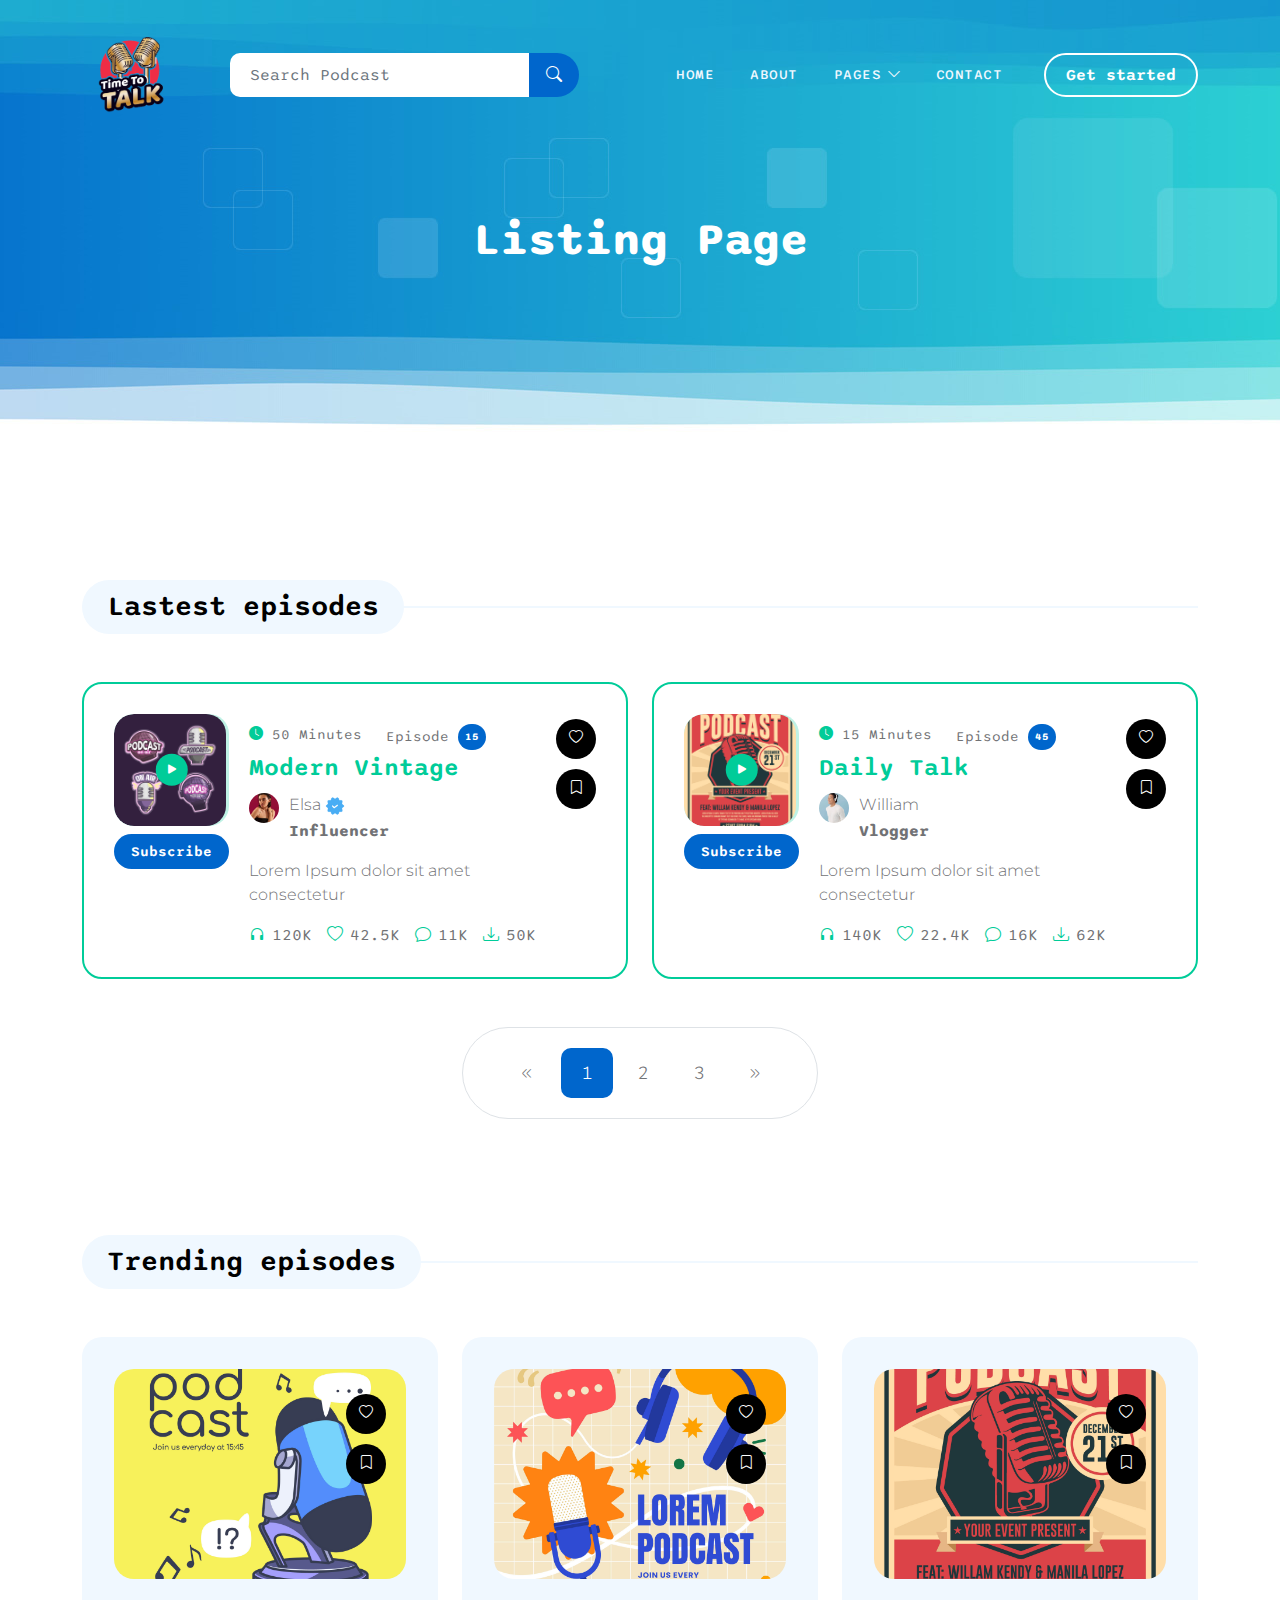
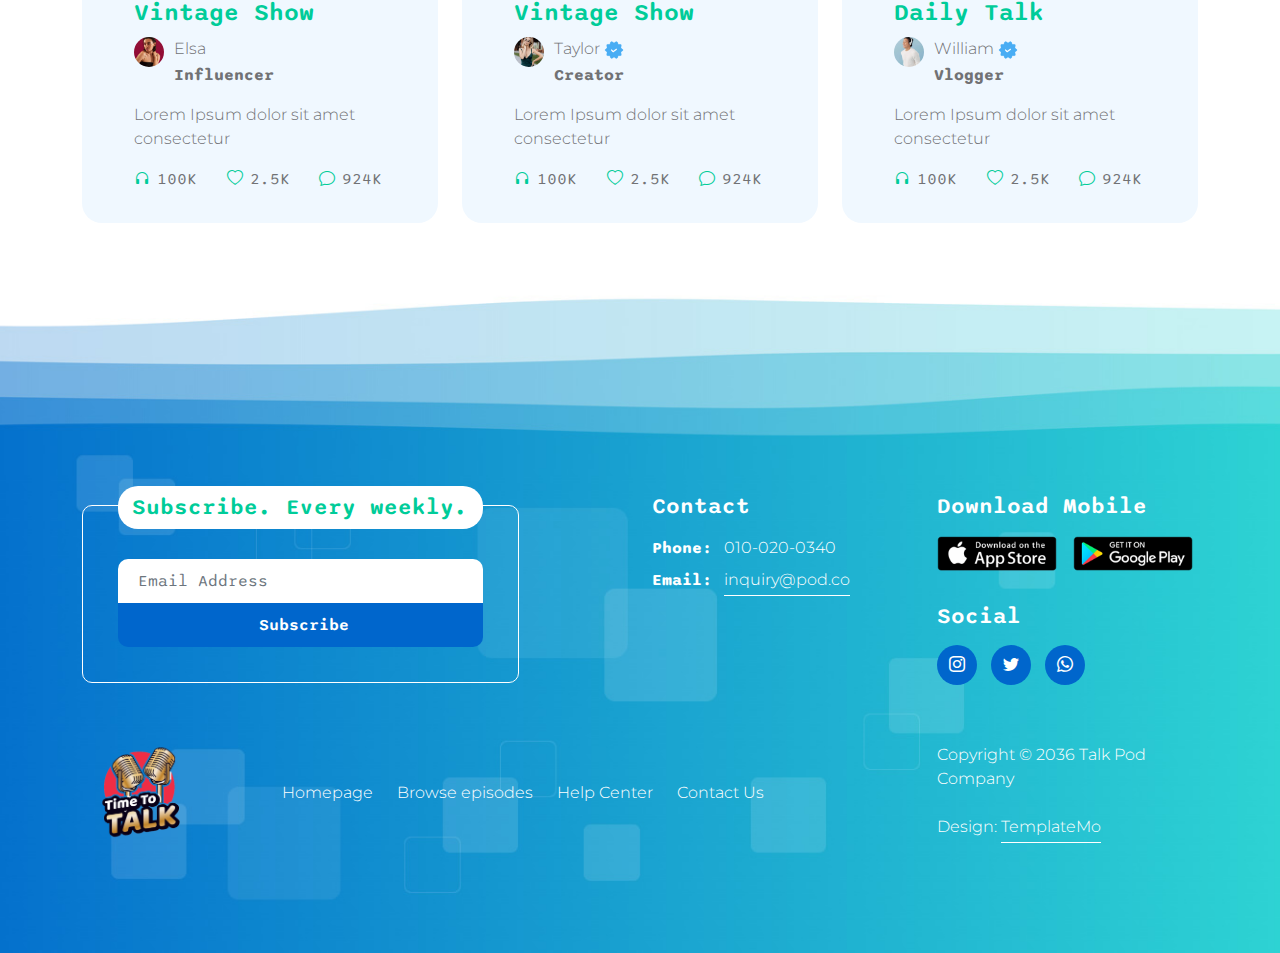
<file: listing-page.html>
<!doctype html>
<html lang="en">
    <head>
        <meta charset="utf-8">
        <meta name="viewport" content="width=device-width, initial-scale=1">

        <meta name="description" content="">
        <meta name="author" content="">

        <title>Pod Talk - Listing Page</title>

        <!-- CSS FILES -->        
        <link rel="preconnect" href="https://fonts.googleapis.com">
        
        <link rel="preconnect" href="https://fonts.gstatic.com" crossorigin>

        <link href="https://fonts.googleapis.com/css2?family=Montserrat:wght@300;400&family=Sono:wght@200;300;400;500;700&display=swap" rel="stylesheet">
                        
        <link rel="stylesheet" href="css/bootstrap.min.css">

        <link rel="stylesheet" href="css/bootstrap-icons.css">

        <link rel="stylesheet" href="css/owl.carousel.min.css">
        
        <link rel="stylesheet" href="css/owl.theme.default.min.css">

        <link href="css/templatemo-pod-talk.css" rel="stylesheet">
<!--

TemplateMo 584 Pod Talk

https://templatemo.com/tm-584-pod-talk

-->
    </head>
    
    <body>

        <main>

            <nav class="navbar navbar-expand-lg">
                <div class="container">
                    <a class="navbar-brand me-lg-5 me-0" href="index.html">
                        <img src="images/pod-talk-logo.png" class="logo-image img-fluid" alt="templatemo pod talk">
                    </a>

                    <form action="#" method="get" class="custom-form search-form flex-fill me-3" role="search">
                        <div class="input-group input-group-lg">    
                            <input name="search" type="search" class="form-control" id="search" placeholder="Search Podcast" aria-label="Search">

                            <button type="submit" class="form-control" id="submit">
                                <i class="bi-search"></i>
                            </button>
                        </div>
                    </form>
    
                    <button class="navbar-toggler" type="button" data-bs-toggle="collapse" data-bs-target="#navbarNav" aria-controls="navbarNav" aria-expanded="false" aria-label="Toggle navigation">
                        <span class="navbar-toggler-icon"></span>
                    </button>
    
                    <div class="collapse navbar-collapse" id="navbarNav">
                        <ul class="navbar-nav ms-lg-auto">
                            <li class="nav-item">
                                <a class="nav-link" href="index.html">Home</a>
                            </li>

                            <li class="nav-item">
                                <a class="nav-link" href="about.html">About</a>
                            </li>

                            <li class="nav-item dropdown">
                                <a class="nav-link dropdown-toggle" href="#" id="navbarLightDropdownMenuLink" role="button" data-bs-toggle="dropdown" aria-expanded="false">Pages</a>

                                <ul class="dropdown-menu dropdown-menu-light" aria-labelledby="navbarLightDropdownMenuLink">
                                    <li><a class="dropdown-item active" href="listing-page.html">Listing Page</a></li>

                                    <li><a class="dropdown-item" href="detail-page.html">Detail Page</a></li>
                                </ul>
                            </li>
    
                            <li class="nav-item">
                                <a class="nav-link" href="contact.html">Contact</a>
                            </li>
                        </ul>

                        <div class="ms-4">
                            <a href="#section_2" class="btn custom-btn custom-border-btn smoothscroll">Get started</a>
                        </div>
                    </div>
                </div>
            </nav>
            

             <header class="site-header d-flex flex-column justify-content-center align-items-center">
                <div class="container">
                    <div class="row">

                        <div class="col-lg-12 col-12 text-center">

                            <h2 class="mb-0">Listing Page</h2>
                        </div>

                    </div>
                </div>
            </header>


            <section class="latest-podcast-section section-padding" id="section_2">
                <div class="container">
                    <div class="row justify-content-center">

                        <div class="col-lg-12 col-12">
                            <div class="section-title-wrap mb-5">
                                <h4 class="section-title">Lastest episodes</h4>
                            </div>
                        </div>

                        <div class="col-lg-6 col-12 mb-4 mb-lg-0">
                            <div class="custom-block d-flex">
                                <div class="">
                                    <div class="custom-block-icon-wrap">
                                        <div class="section-overlay"></div>
                                        <a href="detail-page.html" class="custom-block-image-wrap">
                                            <img src="images/podcast/11683425_4790593.jpg" class="custom-block-image img-fluid" alt="">

                                            <a href="#" class="custom-block-icon">
                                                <i class="bi-play-fill"></i>
                                            </a>
                                        </a>
                                    </div>

                                    <div class="mt-2">
                                        <a href="#" class="btn custom-btn">
                                            Subscribe
                                        </a>
                                    </div>
                                </div>

                                <div class="custom-block-info">
                                    <div class="custom-block-top d-flex mb-1">
                                        <small class="me-4">
                                            <i class="bi-clock-fill custom-icon"></i>
                                            50 Minutes
                                        </small>

                                        <small>Episode <span class="badge">15</span></small>
                                    </div>

                                    <h5 class="mb-2">
                                        <a href="detail-page.html">
                                            Modern Vintage
                                        </a>
                                    </h5>

                                    <div class="profile-block d-flex">
                                        <img src="images/profile/woman-posing-black-dress-medium-shot.jpg" class="profile-block-image img-fluid" alt="">

                                        <p>
                                            Elsa
                                            <img src="images/verified.png" class="verified-image img-fluid" alt="">
                                            <strong>Influencer</strong></p>
                                    </div>

                                    <p class="mb-0">Lorem Ipsum dolor sit amet consectetur</p>

                                    <div class="custom-block-bottom d-flex justify-content-between mt-3">
                                        <a href="#" class="bi-headphones me-1">
                                            <span>120k</span>
                                        </a>

                                        <a href="#" class="bi-heart me-1">
                                            <span>42.5k</span>
                                        </a>

                                        <a href="#" class="bi-chat me-1">
                                            <span>11k</span>
                                        </a>

                                        <a href="#" class="bi-download">
                                            <span>50k</span>
                                        </a>
                                    </div>
                                </div>

                                <div class="d-flex flex-column ms-auto">
                                    <a href="#" class="badge ms-auto">
                                        <i class="bi-heart"></i>
                                    </a>

                                    <a href="#" class="badge ms-auto">
                                        <i class="bi-bookmark"></i>
                                    </a>
                                </div>
                            </div>
                        </div>

                        <div class="col-lg-6 col-12">
                            <div class="custom-block d-flex">
                                <div class="">
                                    <div class="custom-block-icon-wrap">
                                        <div class="section-overlay"></div>
                                        <a href="detail-page.html" class="custom-block-image-wrap">
                                            <img src="images/podcast/12577967_02.jpg" class="custom-block-image img-fluid" alt="">

                                            <a href="#" class="custom-block-icon">
                                                <i class="bi-play-fill"></i>
                                            </a>
                                        </a>
                                    </div>

                                    <div class="mt-2">
                                        <a href="#" class="btn custom-btn">
                                            Subscribe
                                        </a>
                                    </div>
                                </div>

                                <div class="custom-block-info">
                                    <div class="custom-block-top d-flex mb-1">
                                        <small class="me-4">
                                            <i class="bi-clock-fill custom-icon"></i>
                                            15 Minutes
                                        </small>

                                        <small>Episode <span class="badge">45</span></small>
                                    </div>

                                    <h5 class="mb-2">
                                        <a href="detail-page.html">
                                            Daily Talk
                                        </a>
                                    </h5>

                                    <div class="profile-block d-flex">
                                        <img src="images/profile/handsome-asian-man-listening-music-through-headphones.jpg" class="profile-block-image img-fluid" alt="">

                                        <p>William
                                            <strong>Vlogger</strong></p>
                                    </div>

                                    <p class="mb-0">Lorem Ipsum dolor sit amet consectetur</p>

                                    <div class="custom-block-bottom d-flex justify-content-between mt-3">
                                        <a href="#" class="bi-headphones me-1">
                                            <span>140k</span>
                                        </a>

                                        <a href="#" class="bi-heart me-1">
                                            <span>22.4k</span>
                                        </a>

                                        <a href="#" class="bi-chat me-1">
                                            <span>16k</span>
                                        </a>

                                        <a href="#" class="bi-download">
                                            <span>62k</span>
                                        </a>
                                    </div>
                                </div>

                                <div class="d-flex flex-column ms-auto">
                                    <a href="#" class="badge ms-auto">
                                        <i class="bi-heart"></i>
                                    </a>

                                    <a href="#" class="badge ms-auto">
                                        <i class="bi-bookmark"></i>
                                    </a>
                                </div>
                            </div>
                        </div>

                        <div class="col-lg-4 col-12 mx-auto">
                            <nav aria-label="Page navigation example">
                                <ul class="pagination pagination-lg justify-content-center mt-5">
                                    <li class="page-item">
                                        <a class="page-link" href="#" aria-label="Previous">
                                            <span aria-hidden="true">&laquo;</span>
                                        </a>
                                    </li>

                                    <li class="page-item active"><a class="page-link" href="#">1</a></li>

                                    <li class="page-item"><a class="page-link" href="#">2</a></li>

                                    <li class="page-item"><a class="page-link" href="#">3</a></li>

                                    <li class="page-item">
                                        <a class="page-link" href="#" aria-label="Next">
                                            <span aria-hidden="true">&raquo;</span>
                                        </a>
                                    </li>
                                </ul>
                            </nav>
                        </div>

                    </div>
                </div>
            </section>


            <section class="trending-podcast-section section-padding pt-0">
                <div class="container">
                    <div class="row">

                        <div class="col-lg-12 col-12">
                            <div class="section-title-wrap mb-5">
                                <h4 class="section-title">Trending episodes</h4>
                            </div>
                        </div>

                        <div class="col-lg-4 col-12 mb-4 mb-lg-0">
                            <div class="custom-block custom-block-full">
                                <div class="custom-block-image-wrap">
                                    <a href="detail-page.html">
                                        <img src="images/podcast/27376480_7326766.jpg" class="custom-block-image img-fluid" alt="">
                                    </a>
                                </div>

                                <div class="custom-block-info">
                                    <h5 class="mb-2">
                                        <a href="detail-page.html">
                                            Vintage Show
                                        </a>
                                    </h5>

                                    <div class="profile-block d-flex">
                                        <img src="images/profile/woman-posing-black-dress-medium-shot.jpg" class="profile-block-image img-fluid" alt="">

                                        <p>Elsa
                                            <strong>Influencer</strong></p>
                                    </div>

                                    <p class="mb-0">Lorem Ipsum dolor sit amet consectetur</p>

                                    <div class="custom-block-bottom d-flex justify-content-between mt-3">
                                        <a href="#" class="bi-headphones me-1">
                                            <span>100k</span>
                                        </a>

                                        <a href="#" class="bi-heart me-1">
                                            <span>2.5k</span>
                                        </a>

                                        <a href="#" class="bi-chat me-1">
                                            <span>924k</span>
                                        </a>
                                    </div>
                                </div>

                                <div class="social-share d-flex flex-column ms-auto">
                                    <a href="#" class="badge ms-auto">
                                        <i class="bi-heart"></i>
                                    </a>

                                    <a href="#" class="badge ms-auto">
                                        <i class="bi-bookmark"></i>
                                    </a>
                                </div>
                            </div>
                        </div>

                        <div class="col-lg-4 col-12 mb-4 mb-lg-0">
                            <div class="custom-block custom-block-full">
                                <div class="custom-block-image-wrap">
                                    <a href="detail-page.html">
                                        <img src="images/podcast/27670664_7369753.jpg" class="custom-block-image img-fluid" alt="">
                                    </a>
                                </div>

                                <div class="custom-block-info">
                                    <h5 class="mb-2">
                                        <a href="detail-page.html">
                                            Vintage Show
                                        </a>
                                    </h5>

                                    <div class="profile-block d-flex">
                                        <img src="images/profile/cute-smiling-woman-outdoor-portrait.jpg" class="profile-block-image img-fluid" alt="">

                                        <p>
                                            Taylor
                                            <img src="images/verified.png" class="verified-image img-fluid" alt="">
                                            <strong>Creator</strong>
                                        </p>
                                    </div>

                                    <p class="mb-0">Lorem Ipsum dolor sit amet consectetur</p>

                                    <div class="custom-block-bottom d-flex justify-content-between mt-3">
                                        <a href="#" class="bi-headphones me-1">
                                            <span>100k</span>
                                        </a>

                                        <a href="#" class="bi-heart me-1">
                                            <span>2.5k</span>
                                        </a>

                                        <a href="#" class="bi-chat me-1">
                                            <span>924k</span>
                                        </a>
                                    </div>
                                </div>

                                <div class="social-share d-flex flex-column ms-auto">
                                    <a href="#" class="badge ms-auto">
                                        <i class="bi-heart"></i>
                                    </a>

                                    <a href="#" class="badge ms-auto">
                                        <i class="bi-bookmark"></i>
                                    </a>
                                </div>
                            </div>
                        </div>

                        <div class="col-lg-4 col-12">
                            <div class="custom-block custom-block-full">
                                <div class="custom-block-image-wrap">
                                    <a href="detail-page.html">
                                        <img src="images/podcast/12577967_02.jpg" class="custom-block-image img-fluid" alt="">
                                    </a>
                                </div>

                                <div class="custom-block-info">
                                    <h5 class="mb-2">
                                        <a href="detail-page.html">
                                            Daily Talk
                                        </a>
                                    </h5>

                                    <div class="profile-block d-flex">
                                        <img src="images/profile/handsome-asian-man-listening-music-through-headphones.jpg" class="profile-block-image img-fluid" alt="">

                                        <p>
                                            William
                                            <img src="images/verified.png" class="verified-image img-fluid" alt="">
                                            <strong>Vlogger</strong></p>
                                    </div>

                                    <p class="mb-0">Lorem Ipsum dolor sit amet consectetur</p>

                                    <div class="custom-block-bottom d-flex justify-content-between mt-3">
                                        <a href="#" class="bi-headphones me-1">
                                            <span>100k</span>
                                        </a>

                                        <a href="#" class="bi-heart me-1">
                                            <span>2.5k</span>
                                        </a>

                                        <a href="#" class="bi-chat me-1">
                                            <span>924k</span>
                                        </a>
                                    </div>
                                </div>

                                <div class="social-share d-flex flex-column ms-auto">
                                    <a href="#" class="badge ms-auto">
                                        <i class="bi-heart"></i>
                                    </a>

                                    <a href="#" class="badge ms-auto">
                                        <i class="bi-bookmark"></i>
                                    </a>
                                </div>
                            </div>
                        </div>

                    </div>
                </div>
            </section>
        </main>


        <footer class="site-footer">
            <div class="container">
                <div class="row">

                    <div class="col-lg-6 col-12 mb-5 mb-lg-0">
                        <div class="subscribe-form-wrap">
                            <h6>Subscribe. Every weekly.</h6>

                            <form class="custom-form subscribe-form" action="#" method="get" role="form">
                                <input type="email" name="subscribe-email" id="subscribe-email" pattern="[^ @]*@[^ @]*" class="form-control" placeholder="Email Address" required="">

                                <div class="col-lg-12 col-12">
                                    <button type="submit" class="form-control" id="submit">Subscribe</button>
                                </div>
                            </form>
                        </div>
                    </div>

                    <div class="col-lg-3 col-md-6 col-12 mb-4 mb-md-0 mb-lg-0">
                        <h6 class="site-footer-title mb-3">Contact</h6>

                        <p class="mb-2"><strong class="d-inline me-2">Phone:</strong> 010-020-0340</p>

                        <p>
                            <strong class="d-inline me-2">Email:</strong>
                            <a href="#">inquiry@pod.co</a> 
                        </p>
                    </div>

                    <div class="col-lg-3 col-md-6 col-12">
                        <h6 class="site-footer-title mb-3">Download Mobile</h6>

                        <div class="site-footer-thumb mb-4 pb-2">
                            <div class="d-flex flex-wrap">
                                <a href="#">
                                    <img src="images/app-store.png" class="me-3 mb-2 mb-lg-0 img-fluid" alt="">
                                </a>

                                <a href="#">
                                    <img src="images/play-store.png" class="img-fluid" alt="">
                                </a>
                            </div>
                        </div>

                        <h6 class="site-footer-title mb-3">Social</h6>

                        <ul class="social-icon">
                            <li class="social-icon-item">
                                <a href="#" class="social-icon-link bi-instagram"></a>
                            </li>

                            <li class="social-icon-item">
                                <a href="#" class="social-icon-link bi-twitter"></a>
                            </li>

                            <li class="social-icon-item">
                                <a href="#" class="social-icon-link bi-whatsapp"></a>
                            </li>
                        </ul>
                    </div>

                </div>
            </div>

            <div class="container pt-5">
                <div class="row align-items-center">

                    <div class="col-lg-2 col-md-3 col-12">
                        <a class="navbar-brand" href="index.html">
                            <img src="images/pod-talk-logo.png" class="logo-image img-fluid" alt="templatemo pod talk">
                        </a>
                    </div>

                    <div class="col-lg-7 col-md-9 col-12">
                        <ul class="site-footer-links">
                            <li class="site-footer-link-item">
                                <a href="#" class="site-footer-link">Homepage</a>
                            </li>

                            <li class="site-footer-link-item">
                                <a href="#" class="site-footer-link">Browse episodes</a>
                            </li>

                            <li class="site-footer-link-item">
                                <a href="#" class="site-footer-link">Help Center</a>
                            </li>

                            <li class="site-footer-link-item">
                                <a href="#" class="site-footer-link">Contact Us</a>
                            </li>
                        </ul>
                    </div>

                    <div class="col-lg-3 col-12">
                        <p class="copyright-text mb-0">Copyright © 2036 Talk Pod Company
                        <br><br>
                        Design: <a rel="nofollow" href="https://templatemo.com/page/1" target="_parent">TemplateMo</a></p>
                    </div>
                </div>
            </div>
        </footer>

        <!-- JAVASCRIPT FILES -->
        <script src="js/jquery.min.js"></script>
        <script src="js/bootstrap.bundle.min.js"></script>
        <script src="js/owl.carousel.min.js"></script>
        <script src="js/custom.js"></script>

    </body>
</html>
</file>
<file: css/templatemo-pod-talk.css>
/*

TemplateMo 584 Pod Talk

https://templatemo.com/tm-584-pod-talk

*/



/*---------------------------------------
  CUSTOM PROPERTIES ( VARIABLES )             
-----------------------------------------*/
:root {
  --white-color:                  #ffffff;
  --primary-color:                #00CC99;
  --secondary-color:              #0066CC;
  --section-bg-color:             #f0f8ff;
  --custom-btn-bg-color:          #0066CC;
  --custom-btn-bg-hover-color:    #00CC99;
  --dark-color:                   #000000;
  --p-color:                      #717275;
  --border-color:                 #7fffd4;
  --link-hover-color:             #0066CC;

  --body-font-family:             'Montserrat', sans-serif;
  --title-font-family:            'Sono', sans-serif;

  --h1-font-size:                 58px;
  --h2-font-size:                 46px;
  --h3-font-size:                 32px;
  --h4-font-size:                 28px;
  --h5-font-size:                 24px;
  --h6-font-size:                 22px;
  --p-font-size:                  16px;
  --menu-font-size:               14px;

  --border-radius-large:          100px;
  --border-radius-medium:         20px;
  --border-radius-small:          10px;

  --font-weight-light:            300;
  --font-weight-normal:           400;
  --font-weight-medium:           500;
  --font-weight-semibold:         600;
  --font-weight-bold:             700;
}

body {
  background-color: var(--white-color);
  font-family: var(--body-font-family); 
}


/*---------------------------------------
  TYPOGRAPHY               
-----------------------------------------*/

h2,
h3,
h4,
h5,
h6 {
  color: var(--dark-color);
}

h1,
h2,
h3,
h4,
h5,
h6 {
  font-family: var(--title-font-family); 
  font-weight: var(--font-weight-semibold);
}

h1 {
  font-size: var(--h1-font-size);
  font-weight: var(--font-weight-bold);
}

h2 {
  font-size: var(--h2-font-size);
  font-weight: var(--font-weight-bold);
}

h3 {
  font-size: var(--h3-font-size);
}

h4 {
  font-size: var(--h4-font-size);
}

h5 {
  font-size: var(--h5-font-size);
}

h6 {
  font-size: var(--h6-font-size);
}

p {
  color: var(--p-color);
  font-size: var(--p-font-size);
  font-weight: var(--font-weight-light);
}

ul li {
  color: var(--p-color);
  font-size: var(--p-font-size);
  font-weight: var(--font-weight-light);
}

a, 
button {
  touch-action: manipulation;
  transition: all 0.3s;
}

a {
  display: inline-block;
  color: var(--primary-color);
  text-decoration: none;
}

a:hover {
  color: var(--link-hover-color);
}

b,
strong {
  font-weight: var(--font-weight-bold);
}

::selection {
  background-color: var(--primary-color);
  color: var(--white-color);
}


/*---------------------------------------
  SECTION               
-----------------------------------------*/
.section-title-wrap {
  position: relative;
}

.section-title-wrap::after {
  content: "";
  background: var(--section-bg-color);
  width: 100%;
  height: 2px;
  position: absolute;
  top: 50%;
  left: 50%;
  transform: translate(-50%, -50%);
  pointer-events: none;
}

.section-title {
  background: var(--section-bg-color);
  border-radius: var(--border-radius-large);
  display: inline-block;
  position: relative;
  z-index: 2;
  margin-bottom: 0;
  padding: 10px 25px;
}

.section-padding {
  padding-top: 100px;
  padding-bottom: 100px;
}

main {
  position: relative;
  z-index: 1;
}

.section-bg {
  background-color: var(--section-bg-color);
}

.section-overlay {
  background-color: var(--primary-color);
  position: absolute;
  top: 0;
  left: 0;
  pointer-events: none;
  width: 100%;
  height: 100%;
  opacity: 0.85;
}

.section-overlay + .container {
  position: relative;
}


/*---------------------------------------
  CUSTOM ICON COLOR               
-----------------------------------------*/
.custom-icon {
  color: var(--primary-color);
}


/*---------------------------------------
  CUSTOM BUTTON               
-----------------------------------------*/
.custom-btn {
  background: var(--custom-btn-bg-color);
  border: 2px solid transparent;
  border-radius: var(--border-radius-large);
  color: var(--white-color);
  font-family: var(--title-font-family);
  font-size: var(--p-font-size);
  font-weight: var(--font-weight-semibold);
  line-height: normal;
  transition: all 0.3s;
  padding: 10px 20px;
}

.custom-btn:hover {
  background: var(--custom-btn-bg-hover-color);
  color: var(--white-color);
}

.custom-border-btn {
  background: transparent;
  border: 2px solid var(--custom-btn-bg-color);
  color: var(--custom-btn-bg-color);
}

.custom-border-btn:hover {
  background: var(--custom-btn-bg-color);
  border-color: transparent;
  color: var(--primary-color);
}

.custom-btn-bg-white {
  border-color: var(--white-color);
  color: var(--white-color);
}


/*---------------------------------------
  SITE HEADER              
-----------------------------------------*/
.site-header {
  background-image: url('../images/templatemo-wave-header.jpg'), linear-gradient(#348CD2, #FFFFFF);;
  background-repeat: no-repeat;
  background-size: cover;
  background-position: center;
  min-height: 480px;
  position: relative;
}

.site-header h2 {
  color: var(--white-color);
}


/*---------------------------------------
  NAVIGATION              
-----------------------------------------*/
.navbar {
  background-color: transparent;
  position: absolute;
  top: 0;
  right: 0;
  left: 0;
  z-index: 9;
  padding-top: 20px;
  padding-bottom: 20px;
}

.navbar .navbar-brand,
.navbar .navbar-brand:hover {
  color: var(--white-color);
}

.navbar .logo-image {
  width: 100px;
}

.logo-image {
  width: 120px;
  height: auto;
}

.navbar-brand,
.navbar-brand:hover {
  font-size: var(--h3-font-size);
  font-weight: var(--font-weight-bold);
  display: inline-block;
}

.navbar-brand span {
  font-family: var(--title-font-family);
}

.navbar-nav .nav-link {
  display: inline-block;
  color: var(--section-bg-color);
  font-family: var(--title-font-family); 
  font-size: var(--menu-font-size);
  font-weight: var(--font-weight-medium);
  text-transform: uppercase;
  letter-spacing: 0.5px;
  position: relative;
  padding-top: 15px;
  padding-bottom: 15px;
}

.navbar-expand-lg .navbar-nav .nav-link {
  padding-right: 18px;
  padding-left: 18px;
}

.navbar-nav .nav-link.active, 
.navbar-nav .nav-link:hover {
  color: var(--secondary-color);
}

.navbar .dropdown-menu {
  background: var(--white-color);
  box-shadow: 0 1rem 3rem rgba(0,0,0,.175);
  border: 0;
  display: inherit;
  opacity: 0;
  min-width: 9rem;
  margin-top: 20px;
  padding: 13px 0 10px 0;
  transition: all 0.3s;
  pointer-events: none;
}

.navbar .dropdown-menu::before {
  content: "";
  width: 0;
  height: 0;
  border-left: 20px solid transparent;
  border-right: 20px solid transparent;
  border-bottom: 15px solid var(--white-color);
  position: absolute;
  top: -10px;
  left: 10px;
}

.navbar .dropdown-item {
  display: inline-block;
  color: var(--p-bg-color);
  font-family: var(--title-font-family); 
  font-size: var(--menu-font-size);
  font-weight: var(--font-weight-medium);
  text-transform: uppercase;
  letter-spacing: 0.5px;
  position: relative;
}

.navbar .dropdown-item.active, 
.navbar .dropdown-item:active,
.navbar .dropdown-item:focus, 
.navbar .dropdown-item:hover {
  background: transparent;
  color: var(--secondary-color);
}

.navbar .dropdown-toggle::after {
  content: "\f282";
  display: inline-block;
  font-family: bootstrap-icons !important;
  font-size: var(--menu-font-size);
  font-style: normal;
  font-weight: normal !important;
  font-variant: normal;
  text-transform: none;
  line-height: 1;
  vertical-align: -.125em;
  -webkit-font-smoothing: antialiased;
  -moz-osx-font-smoothing: grayscale;
  position: relative;
  left: 2px;
  border: 0;
}

@media screen and (min-width: 992px) {
  .navbar .dropdown:hover .dropdown-menu {
    opacity: 1;
    margin-top: 0;
    pointer-events: auto;
  }
}

.navbar .custom-border-btn {
  border-color: var(--white-color);
  color: var(--white-color);
}

.navbar .custom-border-btn:hover {
  background: var(--white-color);
  color: var(--secondary-color);
}

.navbar-toggler {
  border: 0;
  padding: 0;
  cursor: pointer;
  margin: 0;
  width: 30px;
  height: 35px;
  outline: none;
}

.navbar-toggler:focus {
  outline: none;
  box-shadow: none;
}

.navbar-toggler[aria-expanded="true"] .navbar-toggler-icon {
  background: transparent;
}

.navbar-toggler[aria-expanded="true"] .navbar-toggler-icon:before,
.navbar-toggler[aria-expanded="true"] .navbar-toggler-icon:after {
  transition: top 300ms 50ms ease, -webkit-transform 300ms 350ms ease;
  transition: top 300ms 50ms ease, transform 300ms 350ms ease;
  transition: top 300ms 50ms ease, transform 300ms 350ms ease, -webkit-transform 300ms 350ms ease;
  top: 0;
}

.navbar-toggler[aria-expanded="true"] .navbar-toggler-icon:before {
  transform: rotate(45deg);
}

.navbar-toggler[aria-expanded="true"] .navbar-toggler-icon:after {
  transform: rotate(-45deg);
}

.navbar-toggler .navbar-toggler-icon {
  background: var(--white-color);
  transition: background 10ms 300ms ease;
  display: block;
  width: 30px;
  height: 2px;
  position: relative;
}

.navbar-toggler .navbar-toggler-icon:before,
.navbar-toggler .navbar-toggler-icon:after {
  transition: top 300ms 350ms ease, -webkit-transform 300ms 50ms ease;
  transition: top 300ms 350ms ease, transform 300ms 50ms ease;
  transition: top 300ms 350ms ease, transform 300ms 50ms ease, -webkit-transform 300ms 50ms ease;
  position: absolute;
  right: 0;
  left: 0;
  background: var(--white-color);
  width: 30px;
  height: 2px;
  content: '';
}

.navbar-toggler .navbar-toggler-icon::before {
  top: -8px;
}

.navbar-toggler .navbar-toggler-icon::after {
  top: 8px;
}


/*---------------------------------------
  CAROUSEL        
-----------------------------------------*/
.hero-section {
  background-image: url('../images/templatemo-wave-banner.jpg'), linear-gradient(#348CD2, #FFFFFF);
  background-repeat: no-repeat;
  background-size: 108% 76%;
  background-position: top;
  padding-top: 200px;
}

.owl-carousel {
  text-align: center;
}

.owl-carousel-image {
  display: block;
}

.owl-carousel .owl-item .owl-carousel-verified-image {
  display: inline-block;
  width: 35px;
  height: auto;
  position: absolute;
  right: 5px;
  top: 5px;
}

.verified-image {
  display: inline-block;
  width: 20px;
  height: auto;
}

.owl-carousel .owl-item {
  opacity: 0.35;
}

.owl-carousel .owl-item.active.center {
  opacity: 1;
}

.owl-carousel-info-wrap {
  border-radius: var(--border-radius-medium);
  position: relative;
  overflow: hidden;
  text-align: left;
}

.owl-carousel-info-wrap img:hover{
  cursor: pointer;
}
.owl-carousel-info {
  background-color: var(--section-bg-color);
  box-shadow: 0 1rem 3rem rgba(0,0,0,.175);
  position: absolute;
  bottom: 0;
  right: 0;
  left: 0;
  padding: 30px;
}

.badge {
  background-color: var(--custom-btn-bg-color);
  font-family: var(--title-font-family);
  border-radius: var(--border-radius-large);
  color: var(--white-color);
  padding-bottom: 5px;
}

.owl-carousel-info-wrap .social-share,
.team-thumb .social-share {
  position: absolute;
  right: 0;
  bottom: 0;
}

.owl-carousel-info-wrap .social-icon,
.team-thumb .social-icon {
  opacity: 0;
  transition: all 0.3s ease;
  transform: translateX(0);
  padding-right: 20px;
  padding-left: 20px;
}

.owl-carousel .owl-item.active.center .owl-carousel-info-wrap:hover .social-icon,
.team-thumb:hover .social-icon {
  transform: translateY(-100%);
  opacity: 1;
}

.owl-carousel-info-wrap .social-icon-item,
.owl-carousel-info-wrap .social-icon-link,
.team-thumb .social-icon-item,
.team-thumb .social-icon-link {
  display: block;
  margin-bottom: 10px;
  margin-left: auto;
}

.owl-carousel-info-wrap .social-icon-link {
  margin-top: 5px;
  margin-bottom: 5px;
}

.owl-carousel .owl-dots {
  background-color: var(--white-color);
  box-shadow: 0 1rem 3rem rgba(0,0,0,.175);
  border-radius: var(--border-radius-large);
  display: inline-block;
  margin: auto;
  margin-top: 40px;
  padding: 15px 25px;
  padding-bottom: 7px;
}

.owl-theme .owl-nav.disabled+.owl-dots {
  margin-top: 40px;
}

.owl-theme .owl-dots .owl-dot.active span, 
.owl-theme .owl-dots .owl-dot:hover span {
  background: var(--secondary-color);
}


/*---------------------------------------
  CUSTOM BLOCK              
-----------------------------------------*/
.custom-block {
  border: 2px solid var(--primary-color);
  border-radius: var(--border-radius-medium);
  position: relative;
  overflow: hidden;
  padding: 30px;
  transition: all 0.3s ease;
}

.custom-block:hover {
  background: var(--white-color);
  box-shadow: 0 1rem 3rem rgba(0,0,0,.175);
  border-color: transparent;
  transform: translateY(-3px);
}

.custom-block-info {
  display: block;
  padding: 10px 20px;
  padding-bottom: 0;
}

.custom-block-image-wrap {
  position: relative;
  display: block;
  height: 100%;
}

.custom-block-image-wrap > a {
  display: block;
}

.custom-block-image {
  border-radius: var(--border-radius-medium);
  display: block;
  width: 112px;
  height: 112px;
  object-fit: cover;
}

.custom-block-image-detail-page .custom-block-image {
  width: 100%;
  height: 212px;
}

.custom-block .custom-block-icon {
  position: absolute;
  top: 50%;
  left: 50%;
  transform: translate(-50%, -50%);
}

.custom-block-icon-wrap {
  border-radius: var(--border-radius-medium);
  position: relative;
  overflow: hidden;
}

.custom-block-icon-wrap .section-overlay {
  opacity: 0.25;
}

.custom-block-btn-group {
  position: absolute;
  bottom: 0;
  right: 0;
  left: 0;
  margin: 20px;
}

.custom-block-btn-group .custom-block-icon {
  position: relative;
  top: 0;
  left: 0;
  transform: none;
}

.custom-block-icon {
  background: var(--primary-color);
  border-radius: var(--border-radius-medium);
  font-size: var(--p-font-size);
  color: var(--white-color);
  text-align: center;
  width: 32.5px;
  height: 32.5px;
  line-height: 32.5px;
  transition: all 0.3s;
}

.custom-block-icon:hover {
  background: var(--secondary-color);
  color: var(--white-color);
}

.custom-block .custom-btn {
  font-size: var(--menu-font-size);
  padding: 7px 15px;
}

.custom-block .custom-block-info + div .badge {
  background-color: var(--dark-color);
  color: var(--white-color);
  border-radius: 50px !important;
  font-size: var(--menu-font-size);
  display: flex;
  justify-content: center;
  text-align: center;
  width: 40px;
  height: 40px;
  line-height: 30px;
  margin-top: 5px;
  margin-bottom: 5px;
}

.custom-block .custom-block-info + div .badge:hover {
  background-color: var(--secondary-color);
}

.custom-block-full {
  background-color: var(--section-bg-color);
  border-color: transparent;
}

.custom-block-full:hover {
  border-color: var(--primary-color);
}

.custom-block-full .custom-block-info {
  padding: 20px;
  padding-bottom: 0;
}

.custom-block-full .custom-block-image {
  width: 100%;
  height: 210px;
}

.custom-block-full .social-share {
  position: absolute;
  top: 0;
  right: 0;
  margin: 50px;
}

.custom-block-top small {
  color: var(--p-color);
  font-family: var(--title-font-family);
}

.custom-block-top .badge {
  background-color: var(--secondary-color);
  color: var(--white-color);
  display: inline-block;
  vertical-align: middle;
  height: 26.64px;
  line-height: 20px;
}

.custom-block-bottom a:hover span {
  color: var(--primary-color);
}

.custom-block-bottom a span {
  font-family: var(--title-font-family);
  color: var(--p-color);
  text-transform: uppercase;
  margin-left: 3px;
}

.custom-block-overlay {
  border-color: transparent;
  padding: 0;
}

.custom-block-overlay .custom-block-image {
  margin: auto;
  width: 100%;
  height: 210px;
  transition: all 0.3s;
}

.custom-block-overlay:hover .custom-block-image {
  padding: 15px;
  padding-bottom: 0;
}

.custom-block-overlay-info {
  padding: 15px 20px 20px 20px;
}


/*---------------------------------------
  PROIFLE BLOCK               
-----------------------------------------*/
.profile-block {
  margin-top: 10px;
}

.profile-block-image {
  border-radius: var(--border-radius-large);
  width: 30px;
  height: 30px;
  object-fit: cover;
  margin-right: 10px;
}

.profile-block p strong {
  display: block;
  font-family: var(--title-font-family);
  margin-top: 2px;
}

.profile-detail-block {
  border: 1px solid #dee2e6;
  border-radius: var(--border-radius-large);
  padding: 25px 35px;
}

.profile-detail-block p {
  margin-bottom: 0;
}


/*---------------------------------------
  ABOUT & TEAM SECTION               
-----------------------------------------*/
.about-image {
  border-radius: var(--border-radius-medium);
  display: block;
}

.team-thumb {
  border-radius: var(--border-radius-medium);
  position: relative;
  overflow: hidden;
}

.team-info {
  background-color: var(--white-color);
  position: absolute;
  bottom: 0;
  right: 0;
  left: 0;
  padding: 30px;
}


/*---------------------------------------
  PAGINATION               
-----------------------------------------*/
.pagination {
  border: 1px solid #dee2e6;
  border-radius: var(--border-radius-large);
  padding: 20px;
}

.page-link {
  border: 0;
  border-radius: var(--border-radius-small);
  color: var(--p-color);
  font-family: var(--title-font-family);
  margin: 0 5px;
  padding: 10px 20px;
}

.page-link:hover,
.page-item:first-child .page-link:hover,
.page-item:last-child .page-link:hover {
  background-color: var(--secondary-color);
  color: var(--white-color);
}

.page-item:first-child .page-link {
  margin-right: 10px;
}

.active>.page-link, .page-link.active {
  background-color: var(--secondary-color);
  border-color: var(--secondary-color);
}


/*---------------------------------------
  CONTACT               
-----------------------------------------*/
.contact-info p strong {
  font-family: var(--title-font-family);
  min-width: 90px;
}

.contact-info p a {
  color: var(--p-color);
  border-bottom: 1px solid;
  padding-bottom: 3px;
}

.contact-info p a:hover {
  color: var(--secondary-color);
}

.google-map {
  border-radius: var(--border-radius-medium);
}

.contact-form .form-floating>textarea {
  border-radius: var(--border-radius-medium);
  height: 150px;
}


/*---------------------------------------
  SUBSCRIBE FORM               
-----------------------------------------*/
.subscribe-form-wrap {
  border: 1px solid var(--white-color);
  border-radius: var(--border-radius-small);
  width: 80%;
  position: relative;
  top: 12px;
  padding: 35px;
}

.subscribe-form-wrap h6 {
  background: var(--white-color);
  border-radius: var(--border-radius-medium);
  color: var(--primary-color);
  text-align: center;
  position: relative;
  bottom: 55px;
  margin-bottom: -25px;
  padding: 8px;
}

.subscribe-form #subscribe-email {
  border: 0;
  border-radius: 10px 10px 0 0;
  margin-bottom: 0;
}

.subscribe-form #submit {
  border-radius: 0 0 10px 10px;
}


/*---------------------------------------
  CUSTOM FORM               
-----------------------------------------*/
.custom-form .form-control {
  border-radius: var(--border-radius-small);
  color: var(--p-color);
  font-family: var(--title-font-family);
  font-size: var(--p-font-size);
  margin-bottom: 24px;
  padding-top: 10px;
  padding-bottom: 10px;
  padding-left: 20px;
  outline: none;
}

.form-floating>label {
  padding-left: 20px;
}

.custom-form button[type="submit"] {
  background: var(--custom-btn-bg-color);
  border: none;
  border-radius: var(--border-radius-large);
  color: var(--white-color);
  font-family: var(--title-font-family);
  font-size: var(--p-font-size);
  font-weight: var(--font-weight-semibold);
  transition: all 0.3s;
  margin-bottom: 0;
}

.custom-form button[type="submit"]:hover,
.custom-form button[type="submit"]:focus {
  background: var(--custom-btn-bg-hover-color);
  border-color: transparent;
}


/*---------------------------------------
  SEARCH FORM               
-----------------------------------------*/
.search-form .form-control {
  border: 0;
  margin-bottom: 0;
}

.search-form button[type="submit"] {
  background: var(--secondary-color);
  border-color: var(--secondary-color);
  max-width: 50px;
  height: 100%;
  padding-left: 15px;
}

.search-form button[type="submit"]:hover {
  background: var(--primary-color);
}


/*---------------------------------------
  SITE FOOTER              
-----------------------------------------*/
.site-footer {
  background-image: url('../images/templatemo-wave-footer.jpg'), linear-gradient(#FFFFFF, #348CD2);
  background-repeat: no-repeat;
  background-size: cover;
  background-position: center;
  margin-top: -80px;
  padding-top: 100px;
  padding-bottom: 150px;
}

.site-footer > .container {
  position: relative;
  top: 50px;
  padding-top: 100px;
}

.site-footer-title,
.site-footer p {
  color: var(--white-color);
}

.site-footer p strong {
  font-family: var(--title-font-family);
}

.site-footer p a {
  color: var(--white-color);
  border-bottom: 1px solid;
  padding-bottom: 3px;
}

.site-footer p a:hover {
  color: var(--secondary-color);
}

.site-footer-thumb a img {
  display: block;
  width: 120px;
  min-width: 120px;
  height: auto;
}

.site-footer-links {
  margin-bottom: 0;
  padding-left: 0;
}

.site-footer-link-item {
  display: inline-block;
  list-style: none;
  margin-right: 10px;
  margin-left: 10px;
}

.site-footer-link {
  color: var(--white-color);
  font-size: var(--p-font-size);
  line-height: inherit;
}


/*---------------------------------------
  SOCIAL ICON               
-----------------------------------------*/
.social-icon {
  margin: 0;
  padding: 0;
}

.social-icon-item {
  list-style: none;
  display: inline-block;
  vertical-align: top;
}

.social-icon-link {
  background: var(--secondary-color);
  border-radius: var(--border-radius-large);
  color: var(--white-color);
  font-size: var(--p-font-size);
  display: block;
  margin-right: 10px;
  text-align: center;
  width: 40px;
  height: 40px;
  line-height: 40px;
  transition: background 0.2s, color 0.2s;
}

.social-icon-link:hover {
  background: var(--primary-color);
  color: var(--white-color);
}


/*---------------------------------------
  RESPONSIVE STYLES               
-----------------------------------------*/
@media screen and (min-width: 2160px) {
	.hero-section {
	  background-size: 100% 90%;
	  /* T o o p l a t e . c o m   C u s t o m i z e d */
	}
}


@media screen and (min-width: 1600px) {
  .site-footer {
    padding-top: 250px;
  }
}

@media screen and (max-width: 1240px) {
	.hero-section {
	  background-size: 116%;
	  /* T o o p l a t e . c o m   C u s t o m i z e d */
	}
}

@media screen and (max-width: 991px) {
  h1 {
    font-size: 48px;
  }

  h2 {
    font-size: 36px;
  }

  h3 {
    font-size: 32px;
  }

  h4 {
    font-size: 28px;
  }

  h5 {
    font-size: 20px;
  }

  h6 {
    font-size: 18px;
  }
  
  .hero-section {
	  background-size: 160% 66%; 
	  /* T o o p l a t e . c o m   C u s t o m i z e d */
	}

  .section-padding {
    padding-top: 50px;
    padding-bottom: 50px;
  }

  .navbar-nav {
    background-color: var(--primary-color);
    border-radius: var(--border-radius-medium);
    padding: 30px;
  }

  .navbar-nav .nav-link {
    padding: 5px 0;
  }

  .navbar-nav .dropdown-menu {
    position: relative;
    left: 10px;
    opacity: 1;
    pointer-events: auto;
    max-width: 155px;
    margin-top: 10px;
    margin-bottom: 15px;
  }

  .navbar-expand-lg .navbar-nav {
    padding-bottom: 20px;
  }

  .nav-tabs .nav-link:first-child {
    margin-right: 5px;
  }

  .nav-tabs .nav-link {
    font-size: var(--copyright-font-size);
    padding: 10px;
  }

  .copyright-text {
    text-align: center;
  }

  .site-footer {
    margin-top: -200px;
    padding-top: 200px;
    padding-bottom: 100px;
  }
}

@media screen and (max-width: 540px) {
	.hero-section {
  		background-size: 180% 65%;
		/* T o o p l a t e . c o m   C u s t o m i z e d */
	}

  .custom-block .custom-block-top {
    flex-direction: column;
  }

  .custom-block .custom-block-top small:last-child {
    margin-top: 10px;
    margin-bottom: 10px;
  }
}

@media screen and (max-width: 480px) {
  h1 {
    font-size: 36px;
  }

  h2 {
    font-size: 28px;
  }

  h3 {
    font-size: 26px;
  }

  h4 {
    font-size: 22px;
  }

  h5 {
    font-size: 20px;
  }
}

@media screen and (max-width: 414px) {
  .search-form {
    max-width: 200px;
  }

}
#Discover{
  display: flex;
  width: 100%;
  flex-wrap: wrap;
}
#trending{
  display: flex;
  gap: 15px;
  max-height: 600px;
}
@media (max-width: 768px) {
  #trending{
    flex-direction: column;
    margin-bottom: 1600px;
  }
  
}
@media (max-width: 468px) {
  #trending{
    width: 95%;
    margin-left: auto;
    margin-right: auto;
  }
  
}
#trending img{
  width: 100%;
  /* height: 100%; */
}
@media (max-width: 768px) {
  .overview{
    max-height: 100px!important;
    overflow-y: hidden;
  }
  .toControllHeight{
    max-height: 100px;
  }
}
.overview{
  max-height: 150px;
  overflow-y: hidden;
}
.modal{
  width: 100%;
  height: 100%;
  padding: 20px;
}
.modal-content{
  background: url("../images/templatemo-wave-banner.jpg") no-repeat;
  background-size: cover;
}
.modal img{
  width: 400px;
  height: 300px;
  
}
.movie:hover{
  cursor: pointer;
  /* transform: scale(1.1); */
  transition: 0.5s;
  z-index: 1;
  background-color: #0066CC;
  color: white;
  box-shadow: 0 10px 10px 5px rgba(12, 12, 12, 0.8);
}
</file>
